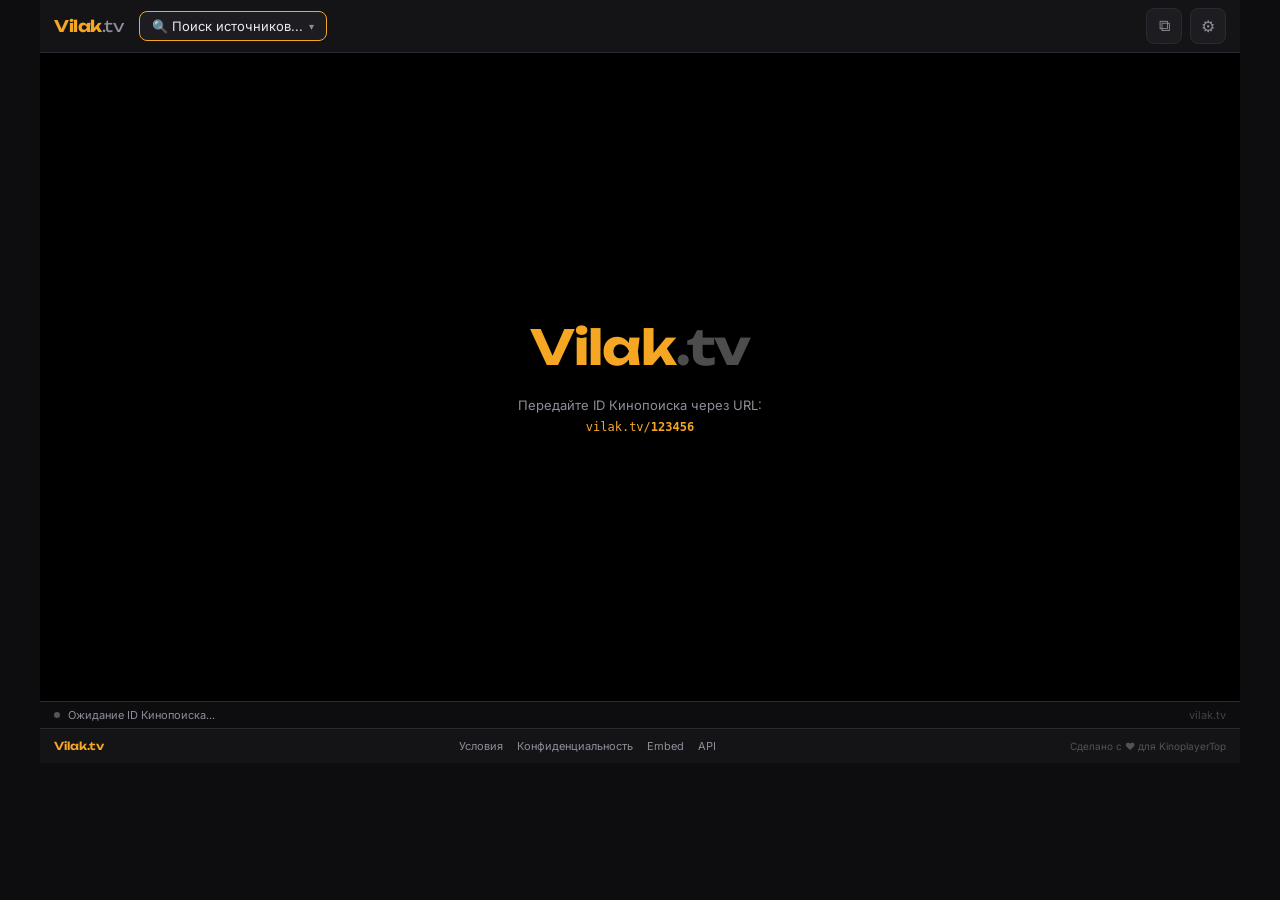
<file: index.html>
<!DOCTYPE html>
<html lang="ru">
<head>
<meta charset="UTF-8">
<meta name="viewport" content="width=device-width, initial-scale=1.0">
<title>Vilak.tv — Видеобалансер</title>
<meta name="description" content="Vilak.tv — универсальный видеобалансер. Легальный поиск фильмов и сериалов по ID Кинопоиска на YouTube, Rutube и других платформах.">
<link rel="preconnect" href="https://fonts.googleapis.com">
<link href="https://fonts.googleapis.com/css2?family=Unbounded:wght@400;600;700&family=Inter:wght@300;400;500&display=swap" rel="stylesheet">
<style>
  :root {
    --bg: #0d0d0f;
    --bg2: #141417;
    --bg3: #1c1c21;
    --border: #2a2a32;
    --accent: #f5a623;
    --accent2: #ff6b35;
    --text: #e8e8ed;
    --text2: #8e8e9a;
    --player-bg: #000;
    --radius: 10px;
  }
  * { box-sizing: border-box; margin: 0; padding: 0; }
  body {
    background: var(--bg);
    color: var(--text);
    font-family: 'Inter', sans-serif;
    font-size: 14px;
    min-height: 100vh;
  }

  /* ===== TOP BAR ===== */
  .topbar {
    background: var(--bg2);
    border-bottom: 1px solid var(--border);
    display: flex;
    align-items: center;
    gap: 10px;
    padding: 8px 14px;
    flex-wrap: wrap;
    position: relative;
  }
  .logo {
    font-family: 'Unbounded', sans-serif;
    font-weight: 700;
    font-size: 16px;
    color: var(--accent);
    letter-spacing: -0.5px;
    margin-right: 6px;
    text-decoration: none;
  }
  .logo span { color: var(--text2); font-weight: 400; }

  .selector-btn {
    background: var(--bg3);
    border: 1px solid var(--border);
    color: var(--text);
    border-radius: 8px;
    padding: 6px 12px;
    font-size: 13px;
    font-family: 'Inter', sans-serif;
    cursor: pointer;
    display: flex;
    align-items: center;
    gap: 6px;
    transition: border-color .2s, background .2s;
  }
  .selector-btn:hover, .selector-btn.active {
    border-color: var(--accent);
    background: rgba(245,166,35,.08);
  }
  .selector-btn .arrow { color: var(--text2); font-size: 10px; }
  .selector-btn.source-active { border-color: var(--accent); }

  .topbar-right {
    margin-left: auto;
    display: flex;
    align-items: center;
    gap: 8px;
  }
  .icon-btn {
    background: var(--bg3);
    border: 1px solid var(--border);
    color: var(--text2);
    border-radius: 8px;
    width: 36px; height: 36px;
    display: flex; align-items: center; justify-content: center;
    cursor: pointer;
    transition: all .2s;
    font-size: 16px;
  }
  .icon-btn:hover { border-color: var(--accent); color: var(--accent); }
  .icon-btn.settings-active { background: var(--accent); color: #000; border-color: var(--accent); }

  /* ===== PLAYER AREA ===== */
  .player-wrap {
    position: relative;
    width: 100%;
    background: #000;
    aspect-ratio: 16/9;
    max-height: 72vh;
    overflow: hidden;
  }
  #player-iframe {
    width: 100%;
    height: 100%;
    border: none;
    display: block;
  }
  .player-overlay {
    position: absolute;
    inset: 0;
    background: var(--player-bg);
    display: flex;
    flex-direction: column;
    align-items: center;
    justify-content: center;
    gap: 18px;
    z-index: 5;
  }
  .player-overlay.hidden { display: none; }
  .vilak-logo-big {
    font-family: 'Unbounded', sans-serif;
    font-size: clamp(24px, 5vw, 48px);
    font-weight: 700;
    color: var(--accent);
    letter-spacing: -1px;
  }
  .vilak-logo-big span { color: #fff; opacity: .3; }
  .overlay-hint {
    color: var(--text2);
    font-size: 13px;
    text-align: center;
    max-width: 320px;
    line-height: 1.6;
  }
  .loading-spinner {
    width: 36px; height: 36px;
    border: 3px solid rgba(245,166,35,.2);
    border-top-color: var(--accent);
    border-radius: 50%;
    animation: spin .8s linear infinite;
    display: none;
  }
  .loading-spinner.active { display: block; }
  @keyframes spin { to { transform: rotate(360deg); } }

  /* ===== BOTTOM CONTROLS ===== */
  .player-bottom {
    background: var(--bg2);
    border-top: 1px solid var(--border);
    padding: 8px 14px;
    display: flex;
    align-items: center;
    gap: 8px;
    flex-wrap: wrap;
  }
  .time-display {
    color: var(--text2);
    font-size: 12px;
    min-width: 80px;
    font-variant-numeric: tabular-nums;
  }
  .progress-bar {
    flex: 1;
    min-width: 100px;
    height: 4px;
    background: var(--border);
    border-radius: 2px;
    cursor: pointer;
    position: relative;
  }
  .progress-fill {
    height: 100%;
    background: var(--accent);
    border-radius: 2px;
    width: 0%;
    transition: width .3s;
  }
  .ctrl-btns {
    display: flex;
    gap: 4px;
    margin-left: auto;
  }
  .ctrl-btn {
    background: none;
    border: none;
    color: var(--text2);
    cursor: pointer;
    padding: 6px;
    border-radius: 6px;
    font-size: 18px;
    transition: color .2s;
    display: flex; align-items: center;
  }
  .ctrl-btn:hover { color: var(--accent); }

  /* ===== SETTINGS PANEL (like CdnVideoHub) ===== */
  .settings-panel {
    position: absolute;
    top: 50px;
    right: 8px;
    width: 280px;
    background: var(--bg2);
    border: 1px solid var(--border);
    border-radius: var(--radius);
    z-index: 100;
    display: none;
    overflow: hidden;
    box-shadow: 0 8px 32px rgba(0,0,0,.6);
  }
  .settings-panel.open { display: block; }
  .settings-header {
    display: flex;
    align-items: center;
    justify-content: space-between;
    padding: 14px 16px;
    border-bottom: 1px solid var(--border);
  }
  .settings-title {
    font-family: 'Unbounded', sans-serif;
    font-size: 14px;
    font-weight: 600;
  }
  .settings-close {
    background: var(--bg3);
    border: 1px solid var(--border);
    color: var(--text);
    width: 28px; height: 28px;
    border-radius: 6px;
    cursor: pointer;
    font-size: 14px;
    display: flex; align-items: center; justify-content: center;
    transition: all .2s;
  }
  .settings-close:hover { background: var(--accent); color: #000; border-color: var(--accent); }

  .settings-section {
    padding: 6px 0;
    border-bottom: 1px solid var(--border);
  }
  .settings-section:last-child { border-bottom: none; }
  .settings-section-label {
    padding: 8px 16px 4px;
    font-size: 10px;
    letter-spacing: 1px;
    text-transform: uppercase;
    color: var(--text2);
    font-weight: 500;
  }
  .settings-row {
    display: flex;
    align-items: center;
    justify-content: space-between;
    padding: 10px 16px;
    gap: 10px;
  }
  .settings-row-info { flex: 1; }
  .settings-row-title { font-size: 13px; font-weight: 500; margin-bottom: 2px; }
  .settings-row-desc { font-size: 11px; color: var(--text2); line-height: 1.4; }

  /* Toggle switch */
  .toggle {
    position: relative;
    width: 44px; height: 26px;
    flex-shrink: 0;
  }
  .toggle input { opacity: 0; width: 0; height: 0; }
  .toggle-slider {
    position: absolute;
    inset: 0;
    background: var(--bg3);
    border: 1px solid var(--border);
    border-radius: 13px;
    cursor: pointer;
    transition: .3s;
  }
  .toggle-slider:before {
    content: '';
    position: absolute;
    width: 18px; height: 18px;
    left: 3px; top: 3px;
    background: var(--text2);
    border-radius: 50%;
    transition: .3s;
  }
  .toggle input:checked + .toggle-slider { background: var(--accent); border-color: var(--accent); }
  .toggle input:checked + .toggle-slider:before { transform: translateX(18px); background: #000; }

  /* Active icon toggle */
  .active-icon-btn {
    width: 44px; height: 44px;
    border-radius: 10px;
    background: var(--accent);
    border: none;
    display: flex; align-items: center; justify-content: center;
    cursor: pointer;
    font-size: 22px;
    color: #000;
    transition: all .2s;
    flex-shrink: 0;
  }
  .active-icon-btn:hover { transform: scale(1.05); }
  .active-icon-btn.off {
    background: var(--bg3);
    border: 1px solid var(--border);
    color: var(--text2);
  }

  .settings-link {
    display: flex; align-items: center; gap: 10px;
    padding: 10px 16px;
    color: var(--text2);
    font-size: 12px;
    cursor: pointer;
    text-decoration: none;
    transition: color .2s;
  }
  .settings-link:hover { color: var(--accent); }

  /* ===== SOURCES DROPDOWN ===== */
  .sources-dropdown {
    position: absolute;
    top: 50px;
    left: 0;
    min-width: 220px;
    background: var(--bg2);
    border: 1px solid var(--border);
    border-radius: var(--radius);
    z-index: 100;
    display: none;
    overflow: hidden;
    box-shadow: 0 8px 32px rgba(0,0,0,.6);
  }
  .sources-dropdown.open { display: block; }
  .source-item {
    display: flex; align-items: center; gap: 10px;
    padding: 10px 14px;
    cursor: pointer;
    transition: background .15s;
    border-bottom: 1px solid var(--border);
  }
  .source-item:last-child { border-bottom: none; }
  .source-item:hover { background: rgba(245,166,35,.07); }
  .source-item.selected { background: rgba(245,166,35,.12); }
  .source-icon {
    width: 28px; height: 28px;
    border-radius: 6px;
    display: flex; align-items: center; justify-content: center;
    font-size: 14px;
    flex-shrink: 0;
  }
  .source-icon.yt { background: #ff0000; }
  .source-icon.rt { background: #00a8e8; }
  .source-icon.vk { background: #0077ff; }
  .source-icon.ok { background: #f7931e; }
  .source-icon.mail { background: #005ff9; }
  .source-icon.kp { background: #ff6600; }
  .source-info { flex: 1; }
  .source-name { font-size: 13px; font-weight: 500; }
  .source-status { font-size: 11px; color: var(--text2); margin-top: 1px; }
  .source-dot {
    width: 8px; height: 8px; border-radius: 50%;
    background: #555;
    flex-shrink: 0;
  }
  .source-dot.ok-dot { background: #4caf50; }
  .source-dot.searching { background: var(--accent); animation: pulse 1s infinite; }
  @keyframes pulse { 0%,100% { opacity: 1; } 50% { opacity: .3; } }

  /* ===== SEASON/EPISODE PANEL ===== */
  .episodes-panel {
    background: var(--bg2);
    border-top: 1px solid var(--border);
    display: none;
    max-height: 220px;
    overflow-y: auto;
  }
  .episodes-panel.open { display: block; }
  .seasons-tabs {
    display: flex;
    gap: 4px;
    padding: 10px 14px;
    overflow-x: auto;
    border-bottom: 1px solid var(--border);
  }
  .season-tab {
    padding: 5px 14px;
    background: var(--bg3);
    border: 1px solid var(--border);
    border-radius: 6px;
    cursor: pointer;
    font-size: 12px;
    white-space: nowrap;
    transition: all .2s;
  }
  .season-tab:hover, .season-tab.active {
    background: var(--accent);
    border-color: var(--accent);
    color: #000;
  }
  .episodes-grid {
    display: flex;
    flex-wrap: wrap;
    gap: 6px;
    padding: 10px 14px;
  }
  .ep-btn {
    padding: 5px 10px;
    background: var(--bg3);
    border: 1px solid var(--border);
    border-radius: 6px;
    cursor: pointer;
    font-size: 12px;
    transition: all .2s;
  }
  .ep-btn:hover { border-color: var(--accent); color: var(--accent); }
  .ep-btn.active { background: var(--accent); border-color: var(--accent); color: #000; }

  /* ===== STATUS BAR ===== */
  .status-bar {
    background: var(--bg);
    border-top: 1px solid var(--border);
    padding: 6px 14px;
    display: flex;
    align-items: center;
    gap: 8px;
    font-size: 11px;
    color: var(--text2);
  }
  .status-dot {
    width: 6px; height: 6px; border-radius: 50%;
    background: var(--accent);
    animation: pulse 1.5s infinite;
  }
  .status-dot.idle { background: #555; animation: none; }
  .status-dot.error { background: #f44336; animation: none; }

  /* ===== FOOTER ===== */
  .footer {
    background: var(--bg2);
    border-top: 1px solid var(--border);
    padding: 10px 14px;
    display: flex;
    align-items: center;
    justify-content: space-between;
    flex-wrap: wrap;
    gap: 8px;
  }
  .footer-logo {
    font-family: 'Unbounded', sans-serif;
    font-size: 11px;
    font-weight: 600;
    color: var(--accent);
    text-decoration: none;
  }
  .footer-links {
    display: flex;
    gap: 14px;
  }
  .footer-links a {
    color: var(--text2);
    font-size: 11px;
    text-decoration: none;
    transition: color .2s;
  }
  .footer-links a:hover { color: var(--accent); }
  .footer-made {
    font-size: 10px;
    color: var(--text2);
    opacity: .5;
  }

  /* ===== MAIN WRAPPER ===== */
  .player-container {
    position: relative;
    max-width: 1200px;
    margin: 0 auto;
  }

  /* ===== SCROLLBAR ===== */
  ::-webkit-scrollbar { width: 4px; height: 4px; }
  ::-webkit-scrollbar-track { background: var(--bg); }
  ::-webkit-scrollbar-thumb { background: var(--border); border-radius: 2px; }
  ::-webkit-scrollbar-thumb:hover { background: var(--accent); }

  @media (max-width: 480px) {
    .topbar { padding: 6px 10px; gap: 6px; }
    .selector-btn { padding: 5px 9px; font-size: 12px; }
    .settings-panel { width: calc(100vw - 16px); right: 8px; }
    .sources-dropdown { width: calc(100vw - 16px); }
  }
</style>
</head>
<body>

<div class="player-container" id="app">

  <!-- TOP BAR -->
  <div class="topbar" id="topbar">
    <a class="logo" href="/">Vilak<span>.tv</span></a>

    <!-- Season selector (for serials) -->
    <button class="selector-btn" id="btnSeason" style="display:none" onclick="togglePanel('season')">
      <span id="lblSeason">Сезон 1</span>
      <span class="arrow">▾</span>
    </button>

    <!-- Episode selector (for serials) -->
    <button class="selector-btn" id="btnEpisode" style="display:none" onclick="togglePanel('season')">
      <span id="lblEpisode">Эпизод 1</span>
      <span class="arrow">▾</span>
    </button>

    <!-- Source selector -->
    <button class="selector-btn source-active" id="btnSource" onclick="togglePanel('sources')">
      <span id="lblSource">🔍 Поиск источников...</span>
      <span class="arrow">▾</span>
    </button>

    <div class="topbar-right">
      <!-- PIP / fullscreen extras -->
      <button class="icon-btn" id="btnPip" onclick="togglePip()" title="Картинка в картинке">⧉</button>
      <!-- Settings -->
      <button class="icon-btn" id="btnSettings" onclick="togglePanel('settings')">⚙</button>
    </div>

    <!-- SOURCES DROPDOWN -->
    <div class="sources-dropdown" id="panelSources">
      <!-- dynamically filled -->
    </div>

    <!-- SETTINGS PANEL -->
    <div class="settings-panel" id="panelSettings">
      <div class="settings-header">
        <span class="settings-title">Настройки</span>
        <button class="settings-close" onclick="togglePanel('settings')">✕</button>
      </div>

      <div class="settings-section">
        <div class="settings-section-label">Обновление</div>
        <div class="settings-row">
          <div class="settings-row-info">
            <div class="settings-row-title">Автопереключение серии</div>
            <div class="settings-row-desc">Автоматически переходить к следующей серии</div>
          </div>
          <button class="active-icon-btn" id="btnAutoNext" onclick="toggleAutoNext()">↻</button>
        </div>
        <div class="settings-row">
          <div class="settings-row-info">
            <div class="settings-row-title">Автопропуск заставок</div>
            <div class="settings-row-desc">Автоматически пропускать вступление и концовку</div>
          </div>
          <label class="toggle">
            <input type="checkbox" id="cbSkipIntro">
            <span class="toggle-slider"></span>
          </label>
        </div>
      </div>

      <div class="settings-section">
        <div class="settings-section-label">Качество</div>
        <div class="settings-row">
          <div class="settings-row-info">
            <div class="settings-row-title">Автокачество</div>
            <div class="settings-row-desc">Подбирать качество по скорости соединения</div>
          </div>
          <label class="toggle">
            <input type="checkbox" id="cbAutoQuality" checked>
            <span class="toggle-slider"></span>
          </label>
        </div>
      </div>

      <div class="settings-section">
        <div class="settings-section-label">Поиск</div>
        <div class="settings-row">
          <div class="settings-row-info">
            <div class="settings-row-title">Трейлеры</div>
            <div class="settings-row-desc">Искать трейлеры если основной контент недоступен</div>
          </div>
          <label class="toggle">
            <input type="checkbox" id="cbTrailers" checked>
            <span class="toggle-slider"></span>
          </label>
        </div>
        <div class="settings-row">
          <div class="settings-row-info">
            <div class="settings-row-title">Автосмена источника</div>
            <div class="settings-row-desc">При ошибке переключаться на следующий источник</div>
          </div>
          <label class="toggle">
            <input type="checkbox" id="cbAutoSwitch" checked>
            <span class="toggle-slider"></span>
          </label>
        </div>
      </div>

      <div class="settings-section">
        <a class="settings-link" href="/docs/terms.html" target="_blank">
          🏳 Условия использования
        </a>
        <a class="settings-link" href="/docs/privacy.html" target="_blank">
          🔒 Политика конфиденциальности
        </a>
        <a class="settings-link" href="/docs/embed.html" target="_blank">
          🔌 Как встроить на сайт
        </a>
      </div>
    </div>
  </div>

  <!-- PLAYER AREA -->
  <div class="player-wrap" id="playerWrap">
    <iframe id="player-iframe" allowfullscreen allow="autoplay; fullscreen; picture-in-picture" sandbox="allow-same-origin allow-scripts allow-forms allow-popups allow-popups-to-escape-sandbox"></iframe>

    <div class="player-overlay" id="playerOverlay">
      <div class="vilak-logo-big">Vilak<span>.tv</span></div>
      <div class="loading-spinner" id="spinner"></div>
      <div class="overlay-hint" id="overlayHint">
        Передайте ID Кинопоиска через URL:<br>
        <code style="color:var(--accent); font-size:12px;">vilak.tv/<b>123456</b></code>
      </div>
    </div>
  </div>

  <!-- BOTTOM CONTROLS (placeholder — real controls inside iframe) -->
  <div class="player-bottom" style="display:none" id="playerBottom">
    <span class="time-display" id="timeDisplay">00:00 / 00:00</span>
    <div class="progress-bar"><div class="progress-fill" id="progressFill"></div></div>
    <div class="ctrl-btns">
      <button class="ctrl-btn" title="Звук">🔊</button>
      <button class="ctrl-btn" onclick="document.getElementById('player-iframe').requestFullscreen()">⛶</button>
    </div>
  </div>

  <!-- EPISODES PANEL -->
  <div class="episodes-panel" id="panelSeason">
    <div class="seasons-tabs" id="seasonsTabs"></div>
    <div class="episodes-grid" id="episodesGrid"></div>
  </div>

  <!-- STATUS BAR -->
  <div class="status-bar">
    <div class="status-dot idle" id="statusDot"></div>
    <span id="statusText">Ожидание ID Кинопоиска...</span>
    <span style="margin-left:auto; opacity:.4">vilak.tv</span>
  </div>

  <!-- FOOTER -->
  <div class="footer">
    <a class="footer-logo" href="/">Vilak.tv</a>
    <div class="footer-links">
      <a href="/docs/terms.html">Условия</a>
      <a href="/docs/privacy.html">Конфиденциальность</a>
      <a href="/docs/embed.html">Embed</a>
      <a href="/docs/api.html">API</a>
    </div>
    <div class="footer-made">Сделано с ❤ для KinoplayerTop</div>
  </div>

</div>

<script src="vilak.js"></script>
<script>
  // Auto-init from URL
  window.addEventListener('load', () => {
    const path = location.pathname.replace(/\//g, '');
    const hash = location.hash.replace('#', '');
    const kpid = path || hash;
    if (/^\d{4,8}$/.test(kpid)) {
      VilakPlayer.init(kpid);
    }
    // also support ?id=
    const params = new URLSearchParams(location.search);
    if (params.get('id')) VilakPlayer.init(params.get('id'));
  });
</script>
</body>
</html>
</file>
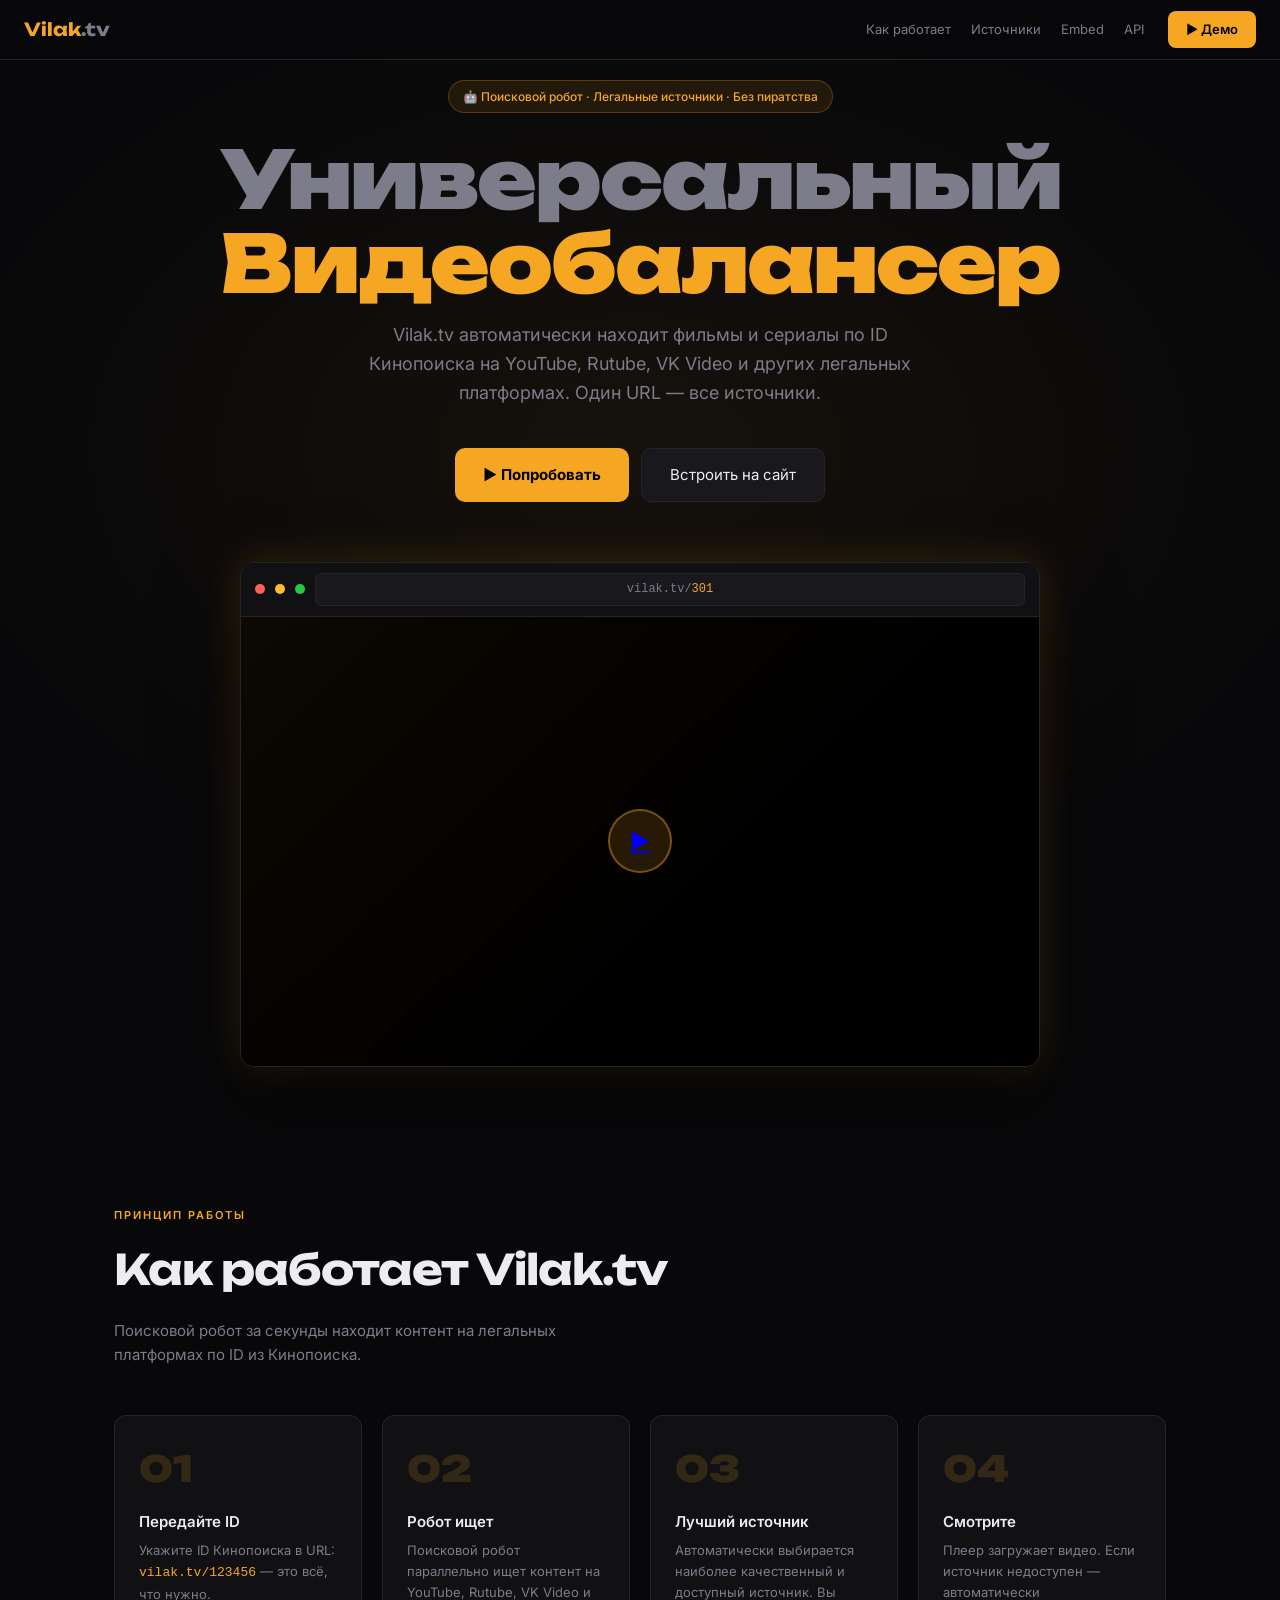
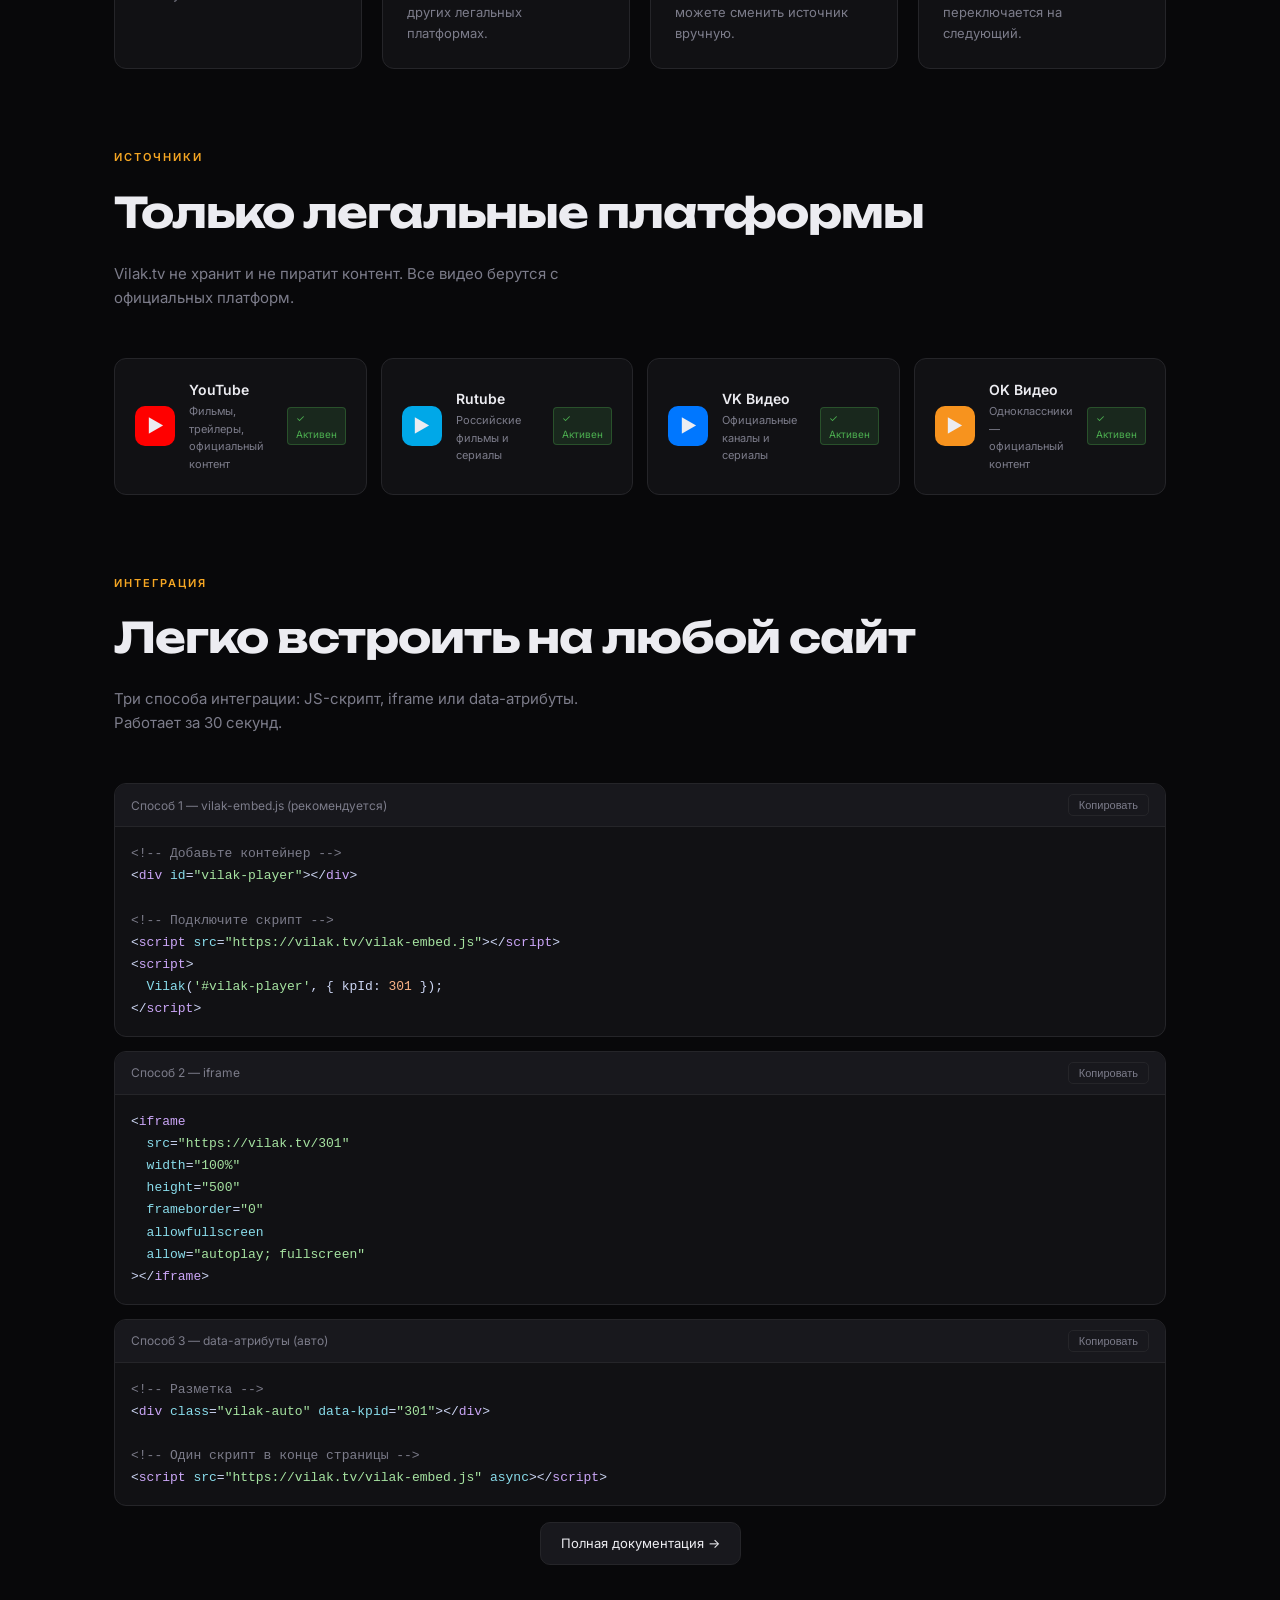
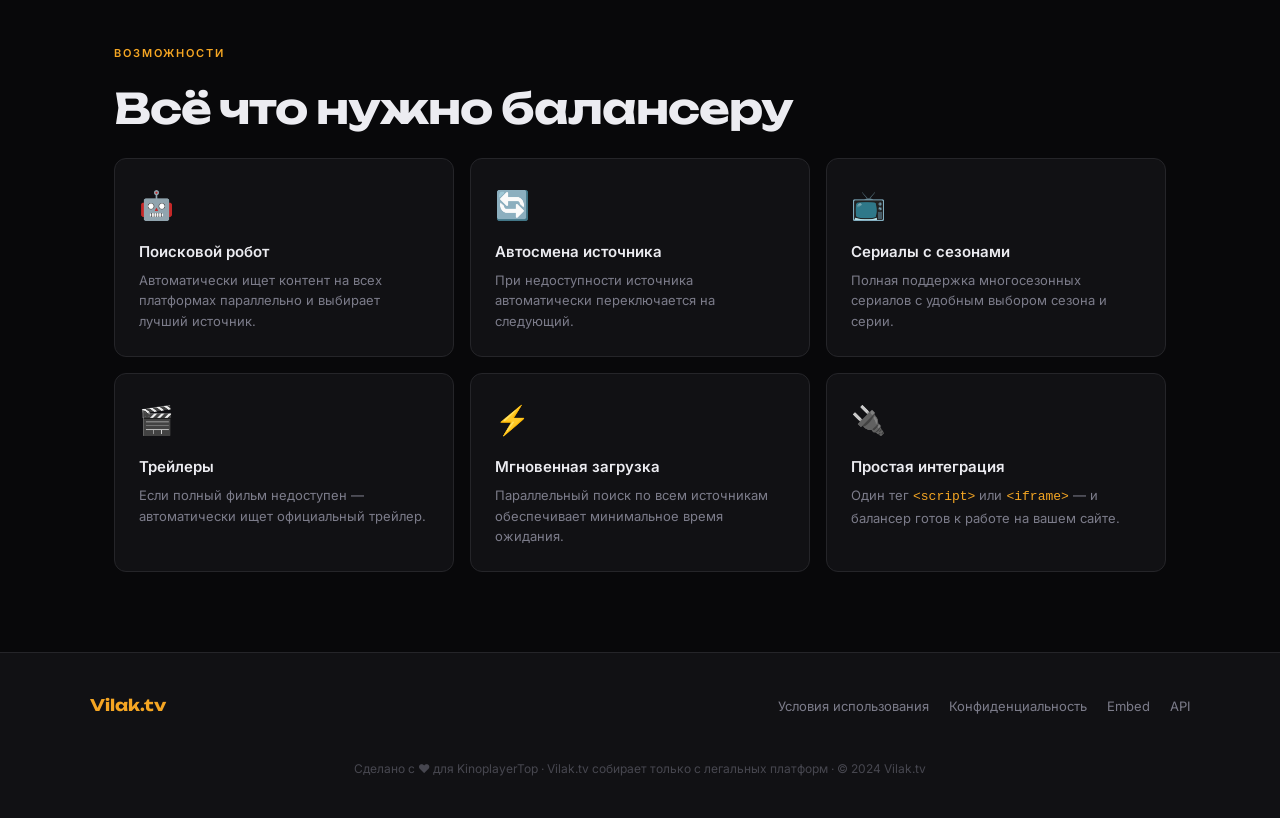
<file: landing.html>
<!DOCTYPE html>
<html lang="ru">
<head>
<meta charset="UTF-8">
<meta name="viewport" content="width=device-width, initial-scale=1.0">
<title>Vilak.tv — Универсальный видеобалансер</title>
<meta name="description" content="Vilak.tv — легальный универсальный видеобалансер. Поисковой робот ищет фильмы и сериалы на YouTube, Rutube, VK Video по ID Кинопоиска.">
<link href="https://fonts.googleapis.com/css2?family=Unbounded:wght@400;600;700;900&family=Inter:wght@300;400;500;600&display=swap" rel="stylesheet">
<style>
:root {
  --bg: #08080a;
  --bg2: #111114;
  --bg3: #18181d;
  --border: #252529;
  --accent: #f5a623;
  --accent2: #ff6b35;
  --text: #ececf1;
  --text2: #7c7c8a;
  --radius: 12px;
  --glow: 0 0 40px rgba(245,166,35,.2);
}
* { box-sizing: border-box; margin: 0; padding: 0; }
body {
  background: var(--bg);
  color: var(--text);
  font-family: 'Inter', sans-serif;
  line-height: 1.6;
  overflow-x: hidden;
}

/* NAV */
nav {
  position: fixed; top: 0; width: 100%; z-index: 100;
  background: rgba(8,8,10,.85);
  backdrop-filter: blur(12px);
  border-bottom: 1px solid var(--border);
  padding: 0 24px;
  height: 60px;
  display: flex; align-items: center; gap: 24px;
}
.nav-logo {
  font-family: 'Unbounded', sans-serif;
  font-weight: 700; font-size: 18px;
  color: var(--accent);
  text-decoration: none;
}
.nav-logo span { color: var(--text2); }
.nav-links { display: flex; gap: 20px; margin-left: auto; }
.nav-links a {
  color: var(--text2); font-size: 13px; text-decoration: none;
  transition: color .2s;
}
.nav-links a:hover { color: var(--accent); }
.nav-cta {
  background: var(--accent); color: #000;
  padding: 8px 18px; border-radius: 8px;
  font-size: 13px; font-weight: 600;
  text-decoration: none;
  transition: transform .2s, box-shadow .2s;
}
.nav-cta:hover { transform: translateY(-1px); box-shadow: var(--glow); }

/* HERO */
.hero {
  min-height: 100vh;
  display: flex; flex-direction: column;
  align-items: center; justify-content: center;
  text-align: center;
  padding: 80px 24px 60px;
  position: relative;
  overflow: hidden;
}
.hero-bg {
  position: absolute; inset: 0;
  background: radial-gradient(ellipse 80% 60% at 50% 40%, rgba(245,166,35,.06) 0%, transparent 70%);
  pointer-events: none;
}
.hero-badge {
  display: inline-flex; align-items: center; gap: 8px;
  background: rgba(245,166,35,.1); border: 1px solid rgba(245,166,35,.25);
  border-radius: 20px; padding: 6px 14px;
  font-size: 12px; color: var(--accent); font-weight: 500;
  margin-bottom: 24px;
  animation: fadeUp .6s ease both;
}
.hero h1 {
  font-family: 'Unbounded', sans-serif;
  font-weight: 900;
  font-size: clamp(36px, 8vw, 80px);
  line-height: 1.05;
  letter-spacing: -2px;
  margin-bottom: 16px;
  animation: fadeUp .6s .1s ease both;
}
.hero h1 .accent { color: var(--accent); }
.hero h1 .dim { color: var(--text2); }
.hero-sub {
  font-size: clamp(15px, 2.5vw, 18px);
  color: var(--text2);
  max-width: 600px;
  margin: 0 auto 40px;
  animation: fadeUp .6s .2s ease both;
}
.hero-actions {
  display: flex; gap: 12px; flex-wrap: wrap; justify-content: center;
  animation: fadeUp .6s .3s ease both;
}
.btn-primary {
  background: var(--accent); color: #000;
  padding: 14px 28px; border-radius: 10px;
  font-weight: 700; font-size: 15px;
  text-decoration: none;
  transition: transform .2s, box-shadow .2s;
  display: inline-flex; align-items: center; gap: 8px;
}
.btn-primary:hover { transform: translateY(-2px); box-shadow: var(--glow); }
.btn-secondary {
  background: var(--bg3); color: var(--text);
  border: 1px solid var(--border);
  padding: 14px 28px; border-radius: 10px;
  font-size: 15px; text-decoration: none;
  transition: border-color .2s;
}
.btn-secondary:hover { border-color: var(--accent); color: var(--accent); }

/* DEMO PLAYER */
.hero-demo {
  margin-top: 60px;
  width: 100%; max-width: 800px;
  border-radius: 14px;
  overflow: hidden;
  border: 1px solid var(--border);
  box-shadow: 0 30px 80px rgba(0,0,0,.6), var(--glow);
  animation: fadeUp .8s .4s ease both;
}
.demo-topbar {
  background: var(--bg2);
  padding: 10px 14px;
  display: flex; align-items: center; gap: 10px;
  border-bottom: 1px solid var(--border);
}
.demo-dot { width: 10px; height: 10px; border-radius: 50%; }
.demo-screen {
  background: #000;
  aspect-ratio: 16/9;
  display: flex; align-items: center; justify-content: center;
  position: relative;
  overflow: hidden;
}
.demo-screen-gradient {
  position: absolute; inset: 0;
  background: linear-gradient(135deg, rgba(245,166,35,.05) 0%, transparent 60%);
}
.demo-play {
  width: 64px; height: 64px; border-radius: 50%;
  background: rgba(245,166,35,.15);
  border: 2px solid rgba(245,166,35,.4);
  display: flex; align-items: center; justify-content: center;
  font-size: 22px; cursor: pointer;
  transition: all .2s; z-index: 1;
}
.demo-play:hover { background: var(--accent); color: #000; transform: scale(1.1); }
.demo-url {
  background: var(--bg3); border: 1px solid var(--border);
  border-radius: 6px; padding: 6px 12px;
  font-size: 12px; color: var(--text2);
  font-family: monospace; flex: 1;
}
.demo-url .hl { color: var(--accent); }

/* HOW IT WORKS */
.section {
  padding: 80px 24px;
  max-width: 1100px; margin: 0 auto;
}
.section-badge {
  font-size: 11px; letter-spacing: 2px; text-transform: uppercase;
  color: var(--accent); font-weight: 600; margin-bottom: 12px;
}
.section-title {
  font-family: 'Unbounded', sans-serif;
  font-size: clamp(24px, 4vw, 42px);
  font-weight: 700;
  letter-spacing: -1px;
  margin-bottom: 16px;
}
.section-sub { color: var(--text2); max-width: 500px; margin-bottom: 48px; font-size: 15px; }

.steps-grid {
  display: grid;
  grid-template-columns: repeat(auto-fit, minmax(240px, 1fr));
  gap: 20px;
}
.step-card {
  background: var(--bg2); border: 1px solid var(--border);
  border-radius: var(--radius); padding: 24px;
  transition: border-color .3s, transform .3s;
  position: relative; overflow: hidden;
}
.step-card::before {
  content: '';
  position: absolute; top: 0; left: 0; right: 0;
  height: 2px; background: linear-gradient(90deg, var(--accent), transparent);
  opacity: 0; transition: opacity .3s;
}
.step-card:hover { border-color: var(--accent); transform: translateY(-3px); }
.step-card:hover::before { opacity: 1; }
.step-num {
  font-family: 'Unbounded', sans-serif;
  font-size: 36px; font-weight: 900;
  color: rgba(245,166,35,.15); margin-bottom: 12px;
}
.step-title { font-weight: 600; font-size: 15px; margin-bottom: 6px; }
.step-desc { color: var(--text2); font-size: 13px; line-height: 1.6; }

/* SOURCES GRID */
.sources-grid {
  display: grid; grid-template-columns: repeat(auto-fit, minmax(200px, 1fr));
  gap: 14px; margin-top: 40px;
}
.source-card {
  background: var(--bg2); border: 1px solid var(--border);
  border-radius: var(--radius); padding: 20px;
  display: flex; align-items: center; gap: 14px;
  transition: border-color .2s;
}
.source-card:hover { border-color: var(--accent); }
.src-ico {
  width: 40px; height: 40px; border-radius: 10px;
  display: flex; align-items: center; justify-content: center;
  font-size: 18px; font-weight: 700; flex-shrink: 0;
}
.src-name { font-weight: 600; font-size: 14px; }
.src-type { font-size: 11px; color: var(--text2); margin-top: 2px; }
.src-badge {
  margin-left: auto; font-size: 10px; padding: 2px 8px;
  border-radius: 4px; background: rgba(76,175,80,.15);
  border: 1px solid rgba(76,175,80,.3); color: #4caf50;
}

/* CODE BLOCK */
.code-block {
  background: var(--bg2); border: 1px solid var(--border);
  border-radius: var(--radius); overflow: hidden; margin-top: 20px;
}
.code-header {
  background: var(--bg3); border-bottom: 1px solid var(--border);
  padding: 10px 16px; display: flex; align-items: center; justify-content: space-between;
  font-size: 12px; color: var(--text2);
}
.code-copy {
  background: none; border: 1px solid var(--border);
  color: var(--text2); padding: 4px 10px; border-radius: 5px;
  cursor: pointer; font-size: 11px; transition: all .2s;
}
.code-copy:hover { border-color: var(--accent); color: var(--accent); }
.code-body {
  padding: 16px;
  font-family: 'Courier New', monospace;
  font-size: 13px; line-height: 1.7;
  color: #cdd6f4;
  overflow-x: auto;
  white-space: pre;
}
.code-body .kw { color: #cba6f7; }
.code-body .str { color: #a6e3a1; }
.code-body .cm { color: var(--text2); }
.code-body .fn { color: #89dceb; }
.code-body .num { color: #fab387; }

/* FEATURES GRID */
.features-grid {
  display: grid; grid-template-columns: repeat(auto-fit, minmax(280px, 1fr));
  gap: 16px;
}
.feature-card {
  background: var(--bg2); border: 1px solid var(--border);
  border-radius: var(--radius); padding: 24px;
}
.feature-icon { font-size: 28px; margin-bottom: 12px; }
.feature-title { font-weight: 600; font-size: 15px; margin-bottom: 6px; }
.feature-desc { color: var(--text2); font-size: 13px; line-height: 1.6; }

/* FOOTER */
footer {
  background: var(--bg2); border-top: 1px solid var(--border);
  padding: 40px 24px;
}
.footer-inner {
  max-width: 1100px; margin: 0 auto;
  display: flex; align-items: center; justify-content: space-between;
  flex-wrap: wrap; gap: 20px;
}
.footer-logo {
  font-family: 'Unbounded', sans-serif;
  font-weight: 700; font-size: 16px; color: var(--accent);
}
.footer-links { display: flex; gap: 20px; flex-wrap: wrap; }
.footer-links a {
  color: var(--text2); font-size: 13px; text-decoration: none;
  transition: color .2s;
}
.footer-links a:hover { color: var(--accent); }
.footer-copy { color: var(--text2); font-size: 12px; opacity: .5; width: 100%; text-align: center; margin-top: 20px; }

@keyframes fadeUp {
  from { opacity: 0; transform: translateY(20px); }
  to { opacity: 1; transform: translateY(0); }
}

@media (max-width: 600px) {
  .nav-links { display: none; }
  .hero h1 { letter-spacing: -1px; }
}
</style>
</head>
<body>

<nav>
  <a class="nav-logo" href="/">Vilak<span>.tv</span></a>
  <div class="nav-links">
    <a href="#how">Как работает</a>
    <a href="#sources">Источники</a>
    <a href="docs/embed.html">Embed</a>
    <a href="docs/api.html">API</a>
  </div>
  <a class="nav-cta" href="/301">▶ Демо</a>
</nav>

<!-- HERO -->
<section class="hero">
  <div class="hero-bg"></div>
  <div class="hero-badge">🤖 Поисковой робот · Легальные источники · Без пиратства</div>
  <h1>
    <span class="dim">Универсальный</span><br>
    <span class="accent">Видеобалансер</span>
  </h1>
  <p class="hero-sub">
    Vilak.tv автоматически находит фильмы и сериалы по ID Кинопоиска
    на YouTube, Rutube, VK Video и других легальных платформах.
    Один URL — все источники.
  </p>
  <div class="hero-actions">
    <a class="btn-primary" href="/301">▶ Попробовать</a>
    <a class="btn-secondary" href="docs/embed.html">Встроить на сайт</a>
  </div>

  <div class="hero-demo">
    <div class="demo-topbar">
      <div class="demo-dot" style="background:#ff5f57"></div>
      <div class="demo-dot" style="background:#febc2e"></div>
      <div class="demo-dot" style="background:#28c840"></div>
      <div class="demo-url">vilak.tv/<span class="hl">301</span></div>
    </div>
    <div class="demo-screen">
      <div class="demo-screen-gradient"></div>
      <a class="demo-play" href="/301">▶</a>
    </div>
  </div>
</section>

<!-- HOW IT WORKS -->
<section class="section" id="how">
  <div class="section-badge">Принцип работы</div>
  <h2 class="section-title">Как работает Vilak.tv</h2>
  <p class="section-sub">Поисковой робот за секунды находит контент на легальных платформах по ID из Кинопоиска.</p>

  <div class="steps-grid">
    <div class="step-card">
      <div class="step-num">01</div>
      <div class="step-title">Передайте ID</div>
      <div class="step-desc">Укажите ID Кинопоиска в URL: <code style="color:var(--accent)">vilak.tv/123456</code> — это всё, что нужно.</div>
    </div>
    <div class="step-card">
      <div class="step-num">02</div>
      <div class="step-title">Робот ищет</div>
      <div class="step-desc">Поисковой робот параллельно ищет контент на YouTube, Rutube, VK Video и других легальных платформах.</div>
    </div>
    <div class="step-card">
      <div class="step-num">03</div>
      <div class="step-title">Лучший источник</div>
      <div class="step-desc">Автоматически выбирается наиболее качественный и доступный источник. Вы можете сменить источник вручную.</div>
    </div>
    <div class="step-card">
      <div class="step-num">04</div>
      <div class="step-title">Смотрите</div>
      <div class="step-desc">Плеер загружает видео. Если источник недоступен — автоматически переключается на следующий.</div>
    </div>
  </div>
</section>

<!-- SOURCES -->
<section class="section" id="sources" style="padding-top:0">
  <div class="section-badge">Источники</div>
  <h2 class="section-title">Только легальные платформы</h2>
  <p class="section-sub">Vilak.tv не хранит и не пиратит контент. Все видео берутся с официальных платформ.</p>

  <div class="sources-grid">
    <div class="source-card">
      <div class="src-ico" style="background:#ff0000">▶</div>
      <div>
        <div class="src-name">YouTube</div>
        <div class="src-type">Фильмы, трейлеры, официальный контент</div>
      </div>
      <span class="src-badge">✓ Активен</span>
    </div>
    <div class="source-card">
      <div class="src-ico" style="background:#00a8e8">▶</div>
      <div>
        <div class="src-name">Rutube</div>
        <div class="src-type">Российские фильмы и сериалы</div>
      </div>
      <span class="src-badge">✓ Активен</span>
    </div>
    <div class="source-card">
      <div class="src-ico" style="background:#0077ff">▶</div>
      <div>
        <div class="src-name">VK Видео</div>
        <div class="src-type">Официальные каналы и сериалы</div>
      </div>
      <span class="src-badge">✓ Активен</span>
    </div>
    <div class="source-card">
      <div class="src-ico" style="background:#f7931e">▶</div>
      <div>
        <div class="src-name">OK Видео</div>
        <div class="src-type">Одноклассники — официальный контент</div>
      </div>
      <span class="src-badge">✓ Активен</span>
    </div>
  </div>
</section>

<!-- EMBED -->
<section class="section" id="embed" style="padding-top:0">
  <div class="section-badge">Интеграция</div>
  <h2 class="section-title">Легко встроить на любой сайт</h2>
  <p class="section-sub">Три способа интеграции: JS-скрипт, iframe или data-атрибуты. Работает за 30 секунд.</p>

  <div class="code-block">
    <div class="code-header">
      <span>Способ 1 — vilak-embed.js (рекомендуется)</span>
      <button class="code-copy" onclick="copyCode(this, 'code1')">Копировать</button>
    </div>
    <div class="code-body" id="code1"><span class="cm">&lt;!-- Добавьте контейнер --&gt;</span>
&lt;<span class="kw">div</span> <span class="fn">id</span>=<span class="str">"vilak-player"</span>&gt;&lt;/<span class="kw">div</span>&gt;

<span class="cm">&lt;!-- Подключите скрипт --&gt;</span>
&lt;<span class="kw">script</span> <span class="fn">src</span>=<span class="str">"https://vilak.tv/vilak-embed.js"</span>&gt;&lt;/<span class="kw">script</span>&gt;
&lt;<span class="kw">script</span>&gt;
  <span class="fn">Vilak</span>(<span class="str">'#vilak-player'</span>, { kpId: <span class="num">301</span> });
&lt;/<span class="kw">script</span>&gt;</div>
  </div>

  <div class="code-block" style="margin-top:14px">
    <div class="code-header">
      <span>Способ 2 — iframe</span>
      <button class="code-copy" onclick="copyCode(this, 'code2')">Копировать</button>
    </div>
    <div class="code-body" id="code2">&lt;<span class="kw">iframe</span>
  <span class="fn">src</span>=<span class="str">"https://vilak.tv/301"</span>
  <span class="fn">width</span>=<span class="str">"100%"</span>
  <span class="fn">height</span>=<span class="str">"500"</span>
  <span class="fn">frameborder</span>=<span class="str">"0"</span>
  <span class="fn">allowfullscreen</span>
  <span class="fn">allow</span>=<span class="str">"autoplay; fullscreen"</span>
&gt;&lt;/<span class="kw">iframe</span>&gt;</div>
  </div>

  <div class="code-block" style="margin-top:14px">
    <div class="code-header">
      <span>Способ 3 — data-атрибуты (авто)</span>
      <button class="code-copy" onclick="copyCode(this, 'code3')">Копировать</button>
    </div>
    <div class="code-body" id="code3"><span class="cm">&lt;!-- Разметка --&gt;</span>
&lt;<span class="kw">div</span> <span class="fn">class</span>=<span class="str">"vilak-auto"</span> <span class="fn">data-kpid</span>=<span class="str">"301"</span>&gt;&lt;/<span class="kw">div</span>&gt;

<span class="cm">&lt;!-- Один скрипт в конце страницы --&gt;</span>
&lt;<span class="kw">script</span> <span class="fn">src</span>=<span class="str">"https://vilak.tv/vilak-embed.js"</span> <span class="fn">async</span>&gt;&lt;/<span class="kw">script</span>&gt;</div>
  </div>

  <div style="margin-top:16px; text-align:center;">
    <a class="btn-secondary" href="docs/embed.html" style="display:inline-block; font-size:13px; padding:10px 20px;">Полная документация →</a>
  </div>
</section>

<!-- FEATURES -->
<section class="section" style="padding-top:0">
  <div class="section-badge">Возможности</div>
  <h2 class="section-title">Всё что нужно балансеру</h2>

  <div class="features-grid">
    <div class="feature-card">
      <div class="feature-icon">🤖</div>
      <div class="feature-title">Поисковой робот</div>
      <div class="feature-desc">Автоматически ищет контент на всех платформах параллельно и выбирает лучший источник.</div>
    </div>
    <div class="feature-card">
      <div class="feature-icon">🔄</div>
      <div class="feature-title">Автосмена источника</div>
      <div class="feature-desc">При недоступности источника автоматически переключается на следующий.</div>
    </div>
    <div class="feature-card">
      <div class="feature-icon">📺</div>
      <div class="feature-title">Сериалы с сезонами</div>
      <div class="feature-desc">Полная поддержка многосезонных сериалов с удобным выбором сезона и серии.</div>
    </div>
    <div class="feature-card">
      <div class="feature-icon">🎬</div>
      <div class="feature-title">Трейлеры</div>
      <div class="feature-desc">Если полный фильм недоступен — автоматически ищет официальный трейлер.</div>
    </div>
    <div class="feature-card">
      <div class="feature-icon">⚡</div>
      <div class="feature-title">Мгновенная загрузка</div>
      <div class="feature-desc">Параллельный поиск по всем источникам обеспечивает минимальное время ожидания.</div>
    </div>
    <div class="feature-card">
      <div class="feature-icon">🔌</div>
      <div class="feature-title">Простая интеграция</div>
      <div class="feature-desc">Один тег <code style="color:var(--accent)">&lt;script&gt;</code> или <code style="color:var(--accent)">&lt;iframe&gt;</code> — и балансер готов к работе на вашем сайте.</div>
    </div>
  </div>
</section>

<footer>
  <div class="footer-inner">
    <div class="footer-logo">Vilak.tv</div>
    <div class="footer-links">
      <a href="docs/terms.html">Условия использования</a>
      <a href="docs/privacy.html">Конфиденциальность</a>
      <a href="docs/embed.html">Embed</a>
      <a href="docs/api.html">API</a>
    </div>
    <div class="footer-copy">
      Сделано с ❤ для KinoplayerTop · Vilak.tv собирает только с легальных платформ · © 2024 Vilak.tv
    </div>
  </div>
</footer>

<script>
function copyCode(btn, id) {
  const el = document.getElementById(id);
  const text = el.innerText;
  navigator.clipboard.writeText(text).then(() => {
    btn.textContent = '✓ Скопировано';
    setTimeout(() => btn.textContent = 'Копировать', 2000);
  });
}
</script>
</body>
</html>
</file>
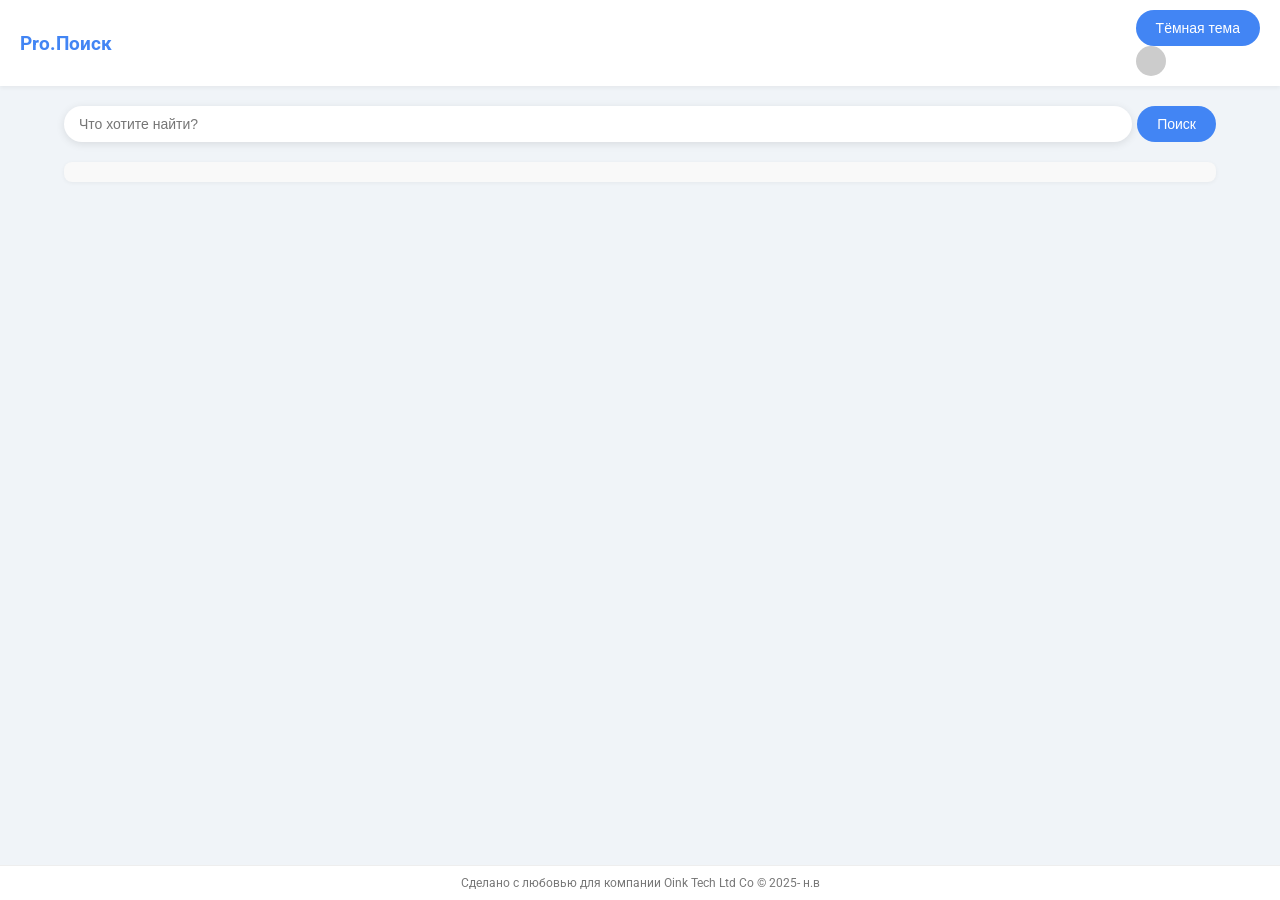
<file: SearchEngine by Twixoff.html>
<!DOCTYPE html>
<html lang="ru">
<head>
    <meta charset="UTF-8">
    <meta name="viewport" content="width=device-width, initial-scale=1.0">
    <title>Pro.Поиск</title>
    <link rel="preconnect" href="https://fonts.googleapis.com">
    <link rel="preconnect" href="https://fonts.gstatic.com" crossorigin>
    <link href="https://fonts.googleapis.com/css2?family=Roboto:wght@400;700&display=swap" rel="stylesheet">
    <style>
        /* Общие стили */
        body {
            font-family: 'Roboto', sans-serif;
            display: flex;
            flex-direction: column;
            align-items: center;
            justify-content: flex-start;
            min-height: 100vh;
            margin: 0;
            background-color: #f0f4f8;
            color: #333;
            padding: 0;
            transition: background-color 0.3s ease, color 0.3s ease;
        }

        /* Темная тема */
        body.dark-theme {
            background-color: #121212;
            color: #eee;
        }

        body.dark-theme .header,
        body.dark-theme .footer,
        body.dark-theme .result-item,
        body.dark-theme #wikipedia-result {
            background-color: #212121;
            box-shadow: 0 1px 4px rgba(255, 255, 255, 0.05);
        }

        body.dark-theme .search-bar {
            background-color: #333;
            color: #fff;
            box-shadow: 0 2px 8px rgba(255, 255, 255, 0.1);
        }

        body.dark-theme .search-bar:focus {
            box-shadow: 0 4px 12px rgba(255, 255, 255, 0.15);
        }

        body.dark-theme .footer {
            border-top: 1px solid #333;
            color: #bbb;
        }

        body.dark-theme .result-snippet,
        body.dark-theme .result-description,
        body.dark-theme #wikipedia-result {
            color: #ddd;
        }

        /* Шапка сайта */
        .header {
            display: flex;
            justify-content: space-between;
            align-items: center;
            width: 100%;
            padding: 10px;
            background-color: #fff;
            box-shadow: 0 2px 4px rgba(0, 0, 0, 0.05);
            box-sizing: border-box;
            transition: background-color 0.3s ease, box-shadow 0.3s ease;
        }

        .logo {
            font-size: 1.2em;
            font-weight: 700;
            color: #4285f4;
            margin-left: 10px;
        }

        .avatar {
            width: 30px;
            height: 30px;
            border-radius: 50%;
            background-color: #ccc;
            margin-right: 10px;
            cursor: pointer;
            display: flex;
            align-items: center;
            justify-content: center;
            color: #fff;
            font-weight: bold;
            font-size: 0.8em;
        }

        /* Поисковая строка */
        .search-container {
            display: flex;
            align-items: center;
            margin-top: 20px;
            width: 90%;
            box-sizing: border-box;
        }

        .search-bar {
            width: 100%;
            padding: 10px 15px;
            border: none;
            border-radius: 20px;
            font-size: 14px;
            outline: none;
            box-shadow: 0 2px 8px rgba(0, 0, 0, 0.1);
            transition: box-shadow 0.3s ease, background-color 0.3s ease, color 0.3s ease;
            box-sizing: border-box;
        }

        .search-bar:focus {
            box-shadow: 0 4px 12px rgba(0, 0, 0, 0.15);
        }

        .search-button {
            background-color: #4285f4;
            color: white;
            border: none;
            border-radius: 20px;
            padding: 10px 20px;
            font-size: 14px;
            cursor: pointer;
            margin-left: 5px;
            transition: background-color 0.3s ease;
        }

        .search-button:hover {
            background-color: #357ae8;
        }

        /* Результаты поиска */
        #search-results {
            width: 90%;
            margin-top: 20px;
            text-align: left;
            box-sizing: border-box;
        }

        .result-item {
            margin-bottom: 15px;
            padding: 10px;
            border-radius: 8px;
            background-color: #fff;
            box-shadow: 0 1px 4px rgba(0, 0, 0, 0.05);
            display: flex;
            align-items: center;
            transition: background-color 0.3s ease, box-shadow 0.3s ease;
        }

        .result-icon {
            width: 24px;
            height: 24px;
            margin-right: 10px;
            border-radius: 4px;
            overflow: hidden;
            flex-shrink: 0;
        }

        .result-icon img {
            width: 100%;
            height: 100%;
            object-fit: cover;
        }

        .result-content {
            flex-grow: 1;
        }

        .result-title {
            font-size: 1em;
            font-weight: 600;
            margin-bottom: 3px;
        }

        .result-link {
            color: #1a73e8;
            text-decoration: none;
            transition: color 0.3s ease;
        }

        .result-link:hover {
            text-decoration: underline;
            color: #3367d6;
        }

        .result-snippet {
            color: #444;
            font-size: 0.8em;
            line-height: 1.3;
            transition: color 0.3s ease;
        }

        .result-description {
            color: #666;
            font-size: 0.75em;
            line-height: 1.4;
            margin-top: 5px;
            transition: color 0.3s ease;
        }

        /* Подвал */
        .footer {
            margin-top: auto;
            width: 100%;
            background-color: #fff;
            padding: 10px;
            text-align: center;
            font-size: 0.75em;
            color: #777;
            border-top: 1px solid #eee;
            box-sizing: border-box;
            transition: background-color 0.3s ease, color 0.3s ease, border-color 0.3s ease;
        }

        /* Стили для Википедии */
        #wikipedia-result {
            width: 90%;
            margin-top: 20px;
            padding: 10px;
            border-radius: 8px;
            background-color: #f9f9f9;
            box-shadow: 0 1px 4px rgba(0, 0, 0, 0.05);
            text-align: left;
            font-size: 0.9em;
            color: #333;
            line-height: 1.5;
            margin-bottom: 15px;
            box-sizing: border-box;
            transition: background-color 0.3s ease, box-shadow 0.3s ease, color 0.3s ease;
        }

        #wikipedia-result h2 {
            margin-top: 0;
            font-size: 1.2em;
            font-weight: bold;
        }

        #wikipedia-result a {
            color: #1a73e8;
            text-decoration: none;
        }

        #wikipedia-result a:hover {
            text-decoration: underline;
        }

        /* Стили для кнопки переключения темы */
        .theme-toggle {
            background-color: #4285f4;
            color: white;
            border: none;
            border-radius: 20px;
            padding: 10px 20px;
            font-size: 14px;
            cursor: pointer;
            transition: background-color 0.3s ease;
            margin-right: 10px;
        }

        .theme-toggle:hover {
            background-color: #357ae8;
        }

        /* Стили для изображений и видео */
        .result-image {
            width: 100%;
            margin: 10px 0;
            border-radius: 8px;
            overflow: hidden;
            box-shadow: 0 2px 4px rgba(0, 0, 0, 0.1);
        }

        .result-image img {
            width: 100%;
            height: auto;
            object-fit: cover;
            transition: transform 0.3s ease;
        }

        .result-image img:hover {
            transform: scale(1.02);
        }

        .result-video {
            width: 100%;
            margin: 10px 0;
            border-radius: 8px;
            overflow: hidden;
            box-shadow: 0 2px 4px rgba(0, 0, 0, 0.1);
        }

        .result-video video {
            width: 100%;
            height: auto;
            border-radius: 8px;
        }

        .media-source {
            font-size: 0.75em;
            color: #666;
            margin-top: 5px;
        }

        body.dark-theme .media-source {
            color: #bbb;
        }

        .media-title {
            font-weight: 600;
            margin-bottom: 5px;
        }
    </style>
</head>
<body>

    <header class="header">
        <div class="logo">Pro.Поиск</div>
        <div>
            <button id="theme-toggle" class="theme-toggle">Тёмная тема</button>
            <div class="avatar"></div>
        </div>
    </header>

    <div class="search-container">
        <input type="text" id="search-input" class="search-bar" placeholder="Что хотите найти?">
        <button id="search-button" class="search-button">Поиск</button>
    </div>

    <div id="wikipedia-result">
        <!-- Результат из Википедии будет отображаться здесь -->
        <section id="article-container">
            <!-- Здесь будет отображаться статья -->
        </section>
    </div>

    <div id="search-results">
        <!-- Результаты поиска будут отображаться здесь -->
    </div>
    <footer class="footer">
        Сделано с любовью для компании Oink Tech Ltd Co © 2025- н.в
    </footer>
    <script>
        document.addEventListener('DOMContentLoaded', () => {
            const searchInput = document.getElementById('search-input');
            const searchButton = document.getElementById('search-button');
            const articleContainer = document.getElementById('article-container');

            searchButton.addEventListener('click', () => {
                const searchTerm = searchInput.value;
                if (searchTerm) {
                    searchArticle(searchTerm);
                }
            });

            async function searchArticle(searchTerm) {
                articleContainer.innerHTML = "<p></p>"; // Показываем, что идет поиск
                try {
                    await searchWikipedia(searchTerm);
                    await searchRuWiki(searchTerm);
                    await searchNeolurk(searchTerm);
                } catch (error) {
                    console.error("Общая ошибка поиска:", error);
                    articleContainer.innerHTML = "<p>Произошла общая ошибка при поиске.</p>";
                }
            }

            async function searchWikipedia(searchTerm) {
                const wikipediaURL = `https://ru.wikipedia.org/w/api.php?action=query&format=json&origin=*&prop=extracts&titles=${searchTerm}&exintro=1&explaintext=1`;

                try {
                    const response = await fetch(wikipediaURL);
                    if (!response.ok) {
                        throw new Error(`Ошибка Wikipedia API: ${response.status}`);
                    }

                    const data = await response.json();
                    displayArticle(data, "Wikipedia", processWikipediaData);

                } catch (error) {
                    console.error("Ошибка поиска в Wikipedia:", error);
                    //Не отображаем ошибку, а просто пишем в консоль
                }
            }

            async function searchRuWiki(searchTerm) {
                const ruwikiURL = `https://ru.ruwiki.ru/api.php?action=query&format=json&origin=*&prop=extracts&titles=${searchTerm}&exintro=1&explaintext=1`;

                try {
                    const response = await fetch(ruwikiURL);
                    if (!response.ok) {
                        throw new Error(`Ошибка RuWiki API: ${response.status}`);
                    }
                    const data = await response.json();
                    displayArticle(data, "RuWiki", processRuWikiData);
                } catch (error) {
                    console.error("Ошибка поиска в RuWiki:", error);
                    //Не отображаем ошибку, а просто пишем в консоль
                }
            }

            async function searchNeolurk(searchTerm) {
                const neolurkURL = `https://neolurk.org/w/api.php?action=query&format=json&origin=*&prop=extracts&titles=${searchTerm}&exintro=1&explaintext=1`;
                try {
                    const response = await fetch(neolurkURL);
                     if (!response.ok) {
                        throw new Error(`Ошибка Neolurk API: ${response.status}`);
                    }
                    const data = await response.json();
                    displayArticle(data, "Neolurk", processNeolurkData);
                } catch (error) {
                    console.error("Ошибка поиска в Neolurk:", error);
                  //Не отображаем ошибку, а просто пишем в консоль
                }
            }

             function displayArticle(data, source, processData) {
                let articleContent = processData(data);

                if (articleContent) {
                    const infoBox = document.createElement('div');
                    infoBox.classList.add('info-box');
                    infoBox.innerHTML = `<p><b>Источник:</b> ${source}</p>`;
                    articleContainer.innerHTML += infoBox.outerHTML + articleContent;  // Добавляем к уже имеющемуся контенту
                } else {
                    console.log(`Статья не найдена в ${source}`);
                    //Не отображаем сообщение "Статья не найдена", просто пишем в консоль
                }
            }

            function processWikipediaData(data) {
                if (data.query && data.query.pages) {
                    const pages = data.query.pages;
                    const pageId = Object.keys(pages)[0];
                    if (pageId !== "-1" && pages[pageId].extract) {
                        return pages[pageId].extract;
                    }
                }
                return ""; // Статья не найдена
            }

            function processRuWikiData(data) {
              return processWikipediaData(data); // RuWiki имеет схожий формат с Wikipedia
            }

            function processNeolurkData(data) {
                // Формат данных может отличаться, адаптируйте обработку
               return processWikipediaData(data); // Neolurk имеет схожий формат с Wikipedia
            }


        });
    </script>

    <script>
        const searchInput = document.getElementById('search-input');
        const searchButton = document.getElementById('search-button');
        const searchResults = document.getElementById('search-results');
        const wikipediaResultDiv = document.getElementById('wikipedia-result');
        const themeToggle = document.getElementById('theme-toggle');
        const body = document.body;

        const CSE_ID = 'f037a62d8533a420b'; // Замените на свой ID CSE
        const WIKIPEDIA_API_ENDPOINT = 'https://neolurk.org/w/api.php?action=query&format=json&origin=*&prop=extracts&exintro&explaintext&redirects=1&titles='; // API endpoint для русской Википедии

        // Функция для переключения темы
        function toggleTheme() {
            body.classList.toggle('dark-theme');
            const isDarkTheme = body.classList.contains('dark-theme');
            themeToggle.textContent = isDarkTheme ? 'Светлая тема' : 'Тёмная тема';
            localStorage.setItem('theme', isDarkTheme ? 'dark' : 'light'); // Сохраняем тему в localStorage
        }

        // Проверяем сохраненную тему при загрузке страницы
        const savedTheme = localStorage.getItem('theme');
        if (savedTheme === 'dark') {
            body.classList.add('dark-theme');
            themeToggle.textContent = 'Светлая тема';
        }

        themeToggle.addEventListener('click', toggleTheme);

        searchButton.addEventListener('click', performSearch);

        searchInput.addEventListener('keypress', function(event) {
            if (event.key === 'Enter') {
                performSearch();
            }
        });

        async function performSearch() {
            const query = searchInput.value;
            if (query) {
                searchResults.innerHTML = '';
                wikipediaResultDiv.innerHTML = 'Загрузка...';
                await getWikipediaSummary(query);
                searchGoogle(query);
                searchGoogleImages(query);
                searchGoogleVideos(query);
            }
        }

        function searchGoogle(query) {
            const script = document.createElement('script');
            script.src = `https://www.googleapis.com/customsearch/v1?key=AIzaSyA_VFfEHQ8iQQMuyMya5dbX3oGRLimbE1I&cx=${CSE_ID}&q=${query}&callback=displayWebResults`;
            document.body.appendChild(script);
        }

        function searchGoogleImages(query) {
            const script = document.createElement('script');
            script.src = `https://www.googleapis.com/customsearch/v1?key=AIzaSyA_VFfEHQ8iQQMuyMya5dbX3oGRLimbE1I&cx=${CSE_ID}&q=${query}&searchType=image&callback=displayImageResults`;
            document.body.appendChild(script);
        }

        function searchGoogleVideos(query) {
            const script = document.createElement('script');
            script.src = `https://www.googleapis.com/customsearch/v1?key=AIzaSyA_VFfEHQ8iQQMuyMya5dbX3oGRLimbE1I&cx=${CSE_ID}&q=${query}&searchType=video&callback=displayVideoResults`;
            document.body.appendChild(script);
        }

        window.displayWebResults = function(data) {
            if (data && data.items) {
                data.items.forEach(item => {
                    displayWebResultItem(item);
                });
            } else {
                const noResults = document.createElement('div');
                noResults.textContent = 'Ничего не найдено. Попробуйте позже';
                searchResults.appendChild(noResults);
            }
        }

        window.displayImageResults = function(data) {
            if (data && data.items) {
                data.items.forEach(item => {
                    displayImageResultItem(item);
                });
            }
        }

        window.displayVideoResults = function(data) {
            if (data && data.items) {
                data.items.forEach(item => {
                    displayVideoResultItem(item);
                });
            }
        }

        function displayWebResultItem(item) {
            const resultItem = document.createElement('div');
            resultItem.classList.add('result-item');

            // Создаем контейнер для иконки
            const resultIcon = document.createElement('div');
            resultIcon.classList.add('result-icon');
            const iconImg = document.createElement('img');
            iconImg.src = `https://www.google.com/s2/favicons?domain=${new URL(item.link).hostname}`; // Получаем favicon сайта
            iconImg.alt = "Favicon";
            resultIcon.appendChild(iconImg);
            resultItem.appendChild(resultIcon);

            // Создаем контейнер для текста
            const resultContent = document.createElement('div');
            resultContent.classList.add('result-content');

            const resultTitle = document.createElement('div');
            resultTitle.classList.add('result-title');
            const resultLink = document.createElement('a');
            resultLink.href = item.link;
            resultLink.textContent = item.title;
            resultLink.classList.add('result-link');
            resultLink.target = "_blank";
            resultTitle.appendChild(resultLink);
            resultContent.appendChild(resultTitle);

            const resultSnippet = document.createElement('div');
            resultSnippet.classList.add('result-snippet');
            resultSnippet.textContent = item.snippet;
            resultContent.appendChild(resultSnippet);

            // Добавляем описание сайта (если есть)
            if (item.pagemap && item.pagemap.metatags && item.pagemap.metatags[0]['og:description']) {
                const resultDescription = document.createElement('div');
                resultDescription.classList.add('result-description');
                resultDescription.textContent = item.pagemap.metatags[0]['og:description'];
                resultContent.appendChild(resultDescription);
            }

            resultItem.appendChild(resultContent);
            searchResults.appendChild(resultItem);
        }

        function displayImageResultItem(item) {
            const imageContainer = document.createElement('div');
            imageContainer.classList.add('result-image');
            
            const imageLink = document.createElement('a');
            imageLink.href = item.link;
            imageLink.target = "_blank";
            
            const image = document.createElement('img');
            image.src = item.link;
            image.alt = item.title;
            
            imageLink.appendChild(image);
            imageContainer.appendChild(imageLink);
            
            const imageTitle = document.createElement('div');
            imageTitle.classList.add('media-title');
            imageTitle.textContent = item.title;
            imageContainer.appendChild(imageTitle);
            
            const imageSource = document.createElement('div');
            imageSource.classList.add('media-source');
            imageSource.textContent = new URL(item.image.contextLink).hostname;
            imageContainer.appendChild(imageSource);
            
            searchResults.appendChild(imageContainer);
        }

        function displayVideoResultItem(item) {
            const videoContainer = document.createElement('div');
            videoContainer.classList.add('result-video');
            
            const videoLink = document.createElement('a');
            videoLink.href = item.link;
            videoLink.target = "_blank";
            
            // Для видео используем превью, так как напрямую встроить видео сложно
            const videoThumbnail = document.createElement('img');
            videoThumbnail.src = item.pagemap?.cse_thumbnail?.[0]?.src || '';
            videoThumbnail.alt = item.title;
            videoThumbnail.style.width = '100%';
            
            videoLink.appendChild(videoThumbnail);
            videoContainer.appendChild(videoLink);
            
            const videoTitle = document.createElement('div');
            videoTitle.classList.add('media-title');
            videoTitle.textContent = item.title;
            videoContainer.appendChild(videoTitle);
            
            const videoSource = document.createElement('div');
            videoSource.classList.add('media-source');
            videoSource.textContent = new URL(item.link).hostname;
            videoContainer.appendChild(videoSource);
            
            searchResults.appendChild(videoContainer);
        }

        async function getWikipediaSummary(query) {
            try {
                const response = await fetch(WIKIPEDIA_API_ENDPOINT + encodeURIComponent(query));
                const data = await response.json();

                const pages = data.query.pages;
                const pageId = Object.keys(pages)[0]; // Получаем ID первой страницы

                if (pageId !== '-1' && pages[pageId]) {
                    const extract = pages[pageId].extract;
                    wikipediaResultDiv.innerHTML = `<h2>${pages[pageId].title}</h2><p>${extract}</p><a href="https://ru.ruwiki.ru/wiki${encodeURIComponent(query)}" target="_blank">Подробнее в Рувики</a>`;
                } else {
                    wikipediaResultDiv.innerHTML = 'Извините, вы немного не то ищете:( Статья об компании или человеке не найдена. Попробуйте! Выложить статью в neolurk.org как выложите здесь при вводе будет ваша статья Удачи:) (Это свободная ВикиПедия)';
                }
            } catch (error) {
                console.error('Ошибка при запросе', error);
                wikipediaResultDiv.innerHTML = 'Ошибка при загрузке.';
            }
        }
    </script>

</body>
</html>
</file>
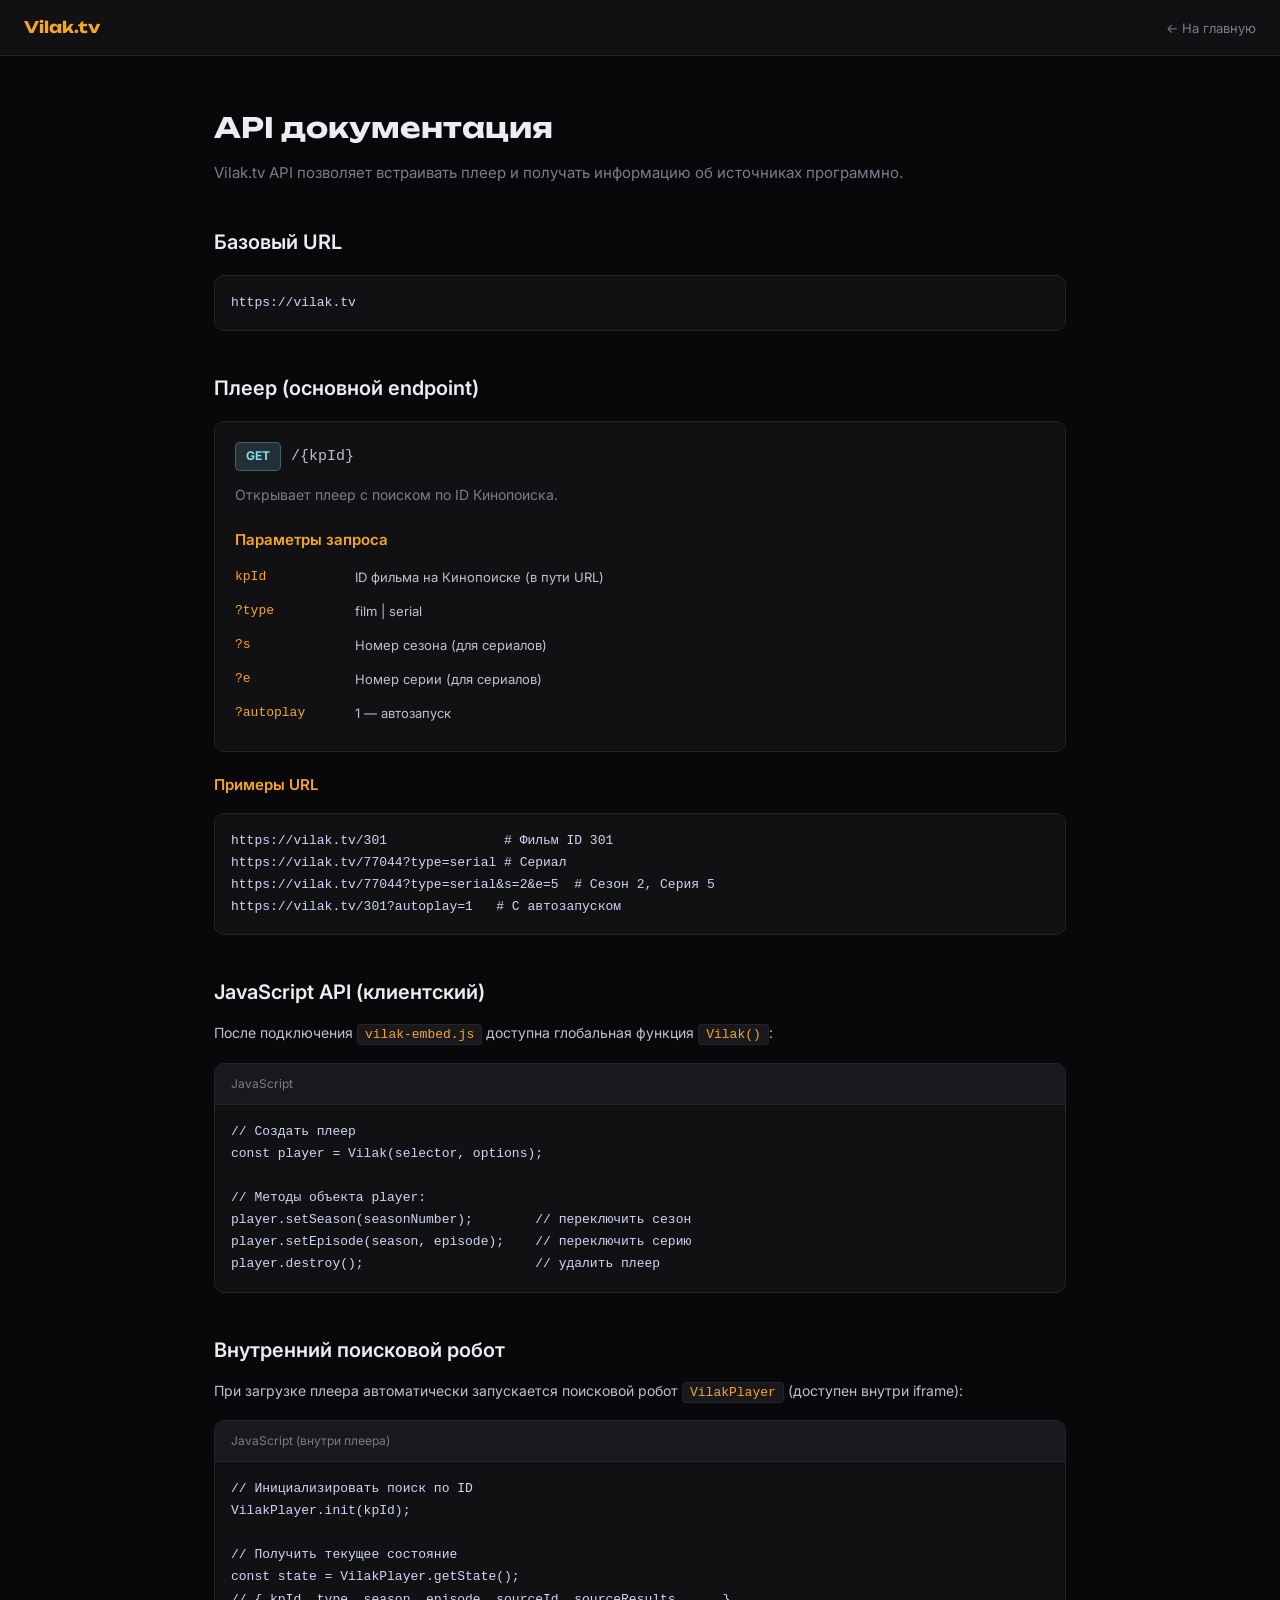
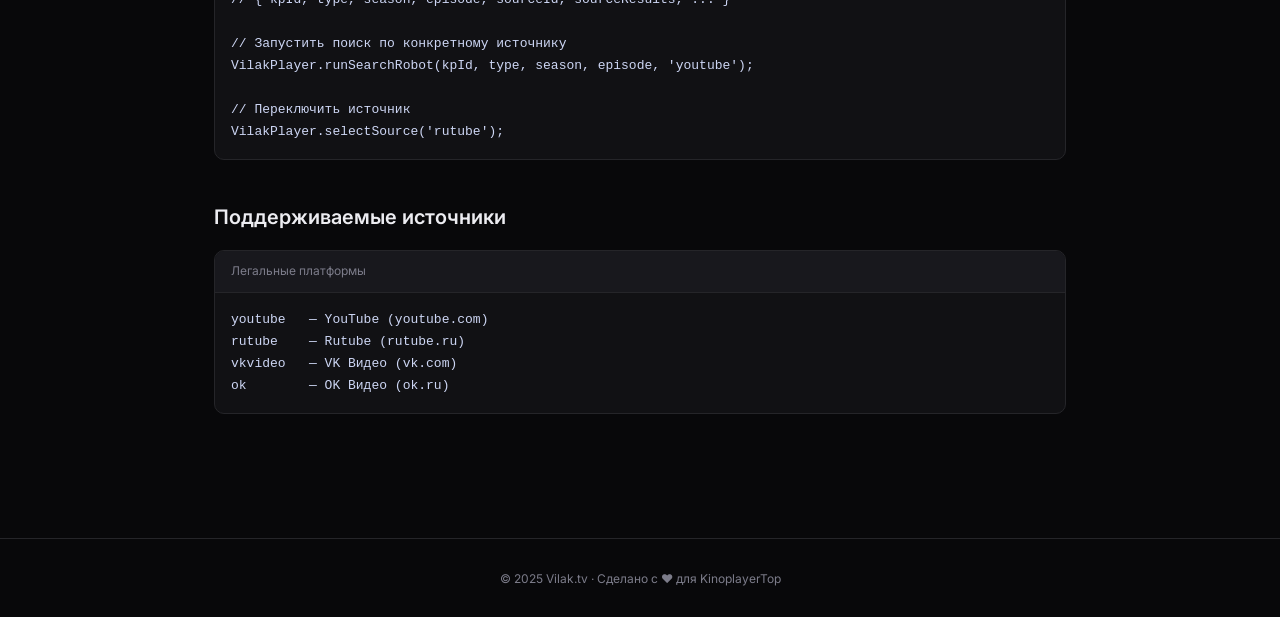
<file: docs/api.html>
<!DOCTYPE html>
<html lang="ru">
<head>
<meta charset="UTF-8">
<meta name="viewport" content="width=device-width, initial-scale=1.0">
<title>API документация — Vilak.tv</title>
<link href="https://fonts.googleapis.com/css2?family=Unbounded:wght@600;700&family=Inter:wght@300;400;500&display=swap" rel="stylesheet">
<style>
:root { --bg:#08080a; --bg2:#111114; --bg3:#18181d; --border:#252529; --accent:#f5a623; --text:#ececf1; --text2:#7c7c8a; }
* { box-sizing:border-box; margin:0; padding:0; }
body { background:var(--bg); color:var(--text); font-family:'Inter',sans-serif; line-height:1.7; }
nav { background:var(--bg2); border-bottom:1px solid var(--border); padding:14px 24px; display:flex; align-items:center; gap:16px; }
.logo { font-family:'Unbounded',sans-serif; font-weight:700; font-size:16px; color:var(--accent); text-decoration:none; }
.back { color:var(--text2); font-size:13px; text-decoration:none; margin-left:auto; }
.back:hover { color:var(--accent); }
.container { max-width:900px; margin:0 auto; padding:48px 24px; }
h1 { font-family:'Unbounded',sans-serif; font-size:28px; font-weight:700; margin-bottom:8px; }
.subtitle { color:var(--text2); margin-bottom:40px; font-size:15px; }
h2 { font-size:20px; font-weight:600; margin:40px 0 12px; }
h3 { font-size:15px; font-weight:600; margin:20px 0 8px; color:var(--accent); }
p { color:#c0c0cc; margin-bottom:12px; font-size:14px; }
code { background:var(--bg3); border:1px solid var(--border); padding:2px 7px; border-radius:4px; font-family:monospace; font-size:13px; color:var(--accent); }
.endpoint { background:var(--bg2); border:1px solid var(--border); border-radius:10px; padding:20px; margin:16px 0; }
.endpoint-method { display:inline-block; padding:3px 10px; border-radius:5px; font-size:12px; font-weight:700; margin-right:10px; }
.get { background:rgba(137,220,235,.15); border:1px solid rgba(137,220,235,.3); color:#89dceb; }
.endpoint-path { font-family:monospace; font-size:15px; }
.code-block { background:var(--bg2); border:1px solid var(--border); border-radius:10px; overflow:hidden; margin:16px 0; }
.code-header { background:var(--bg3); border-bottom:1px solid var(--border); padding:10px 16px; font-size:12px; color:var(--text2); }
.code-body { padding:16px; font-family:'Courier New',monospace; font-size:13px; line-height:1.7; color:#cdd6f4; overflow-x:auto; white-space:pre; }
footer { text-align:center; padding:30px; color:var(--text2); font-size:12px; border-top:1px solid var(--border); margin-top:60px; }
</style>
</head>
<body>
<nav>
  <a class="logo" href="/">Vilak.tv</a>
  <a class="back" href="/">← На главную</a>
</nav>
<div class="container">
  <h1>API документация</h1>
  <p class="subtitle">Vilak.tv API позволяет встраивать плеер и получать информацию об источниках программно.</p>

  <h2>Базовый URL</h2>
  <div class="code-block">
    <div class="code-body">https://vilak.tv</div>
  </div>

  <h2>Плеер (основной endpoint)</h2>

  <div class="endpoint">
    <p><span class="endpoint-method get">GET</span><span class="endpoint-path">/{kpId}</span></p>
    <p style="margin-top:10px; color:var(--text2);">Открывает плеер с поиском по ID Кинопоиска.</p>
    <h3>Параметры запроса</h3>
    <table style="width:100%; border-collapse:collapse; font-size:13px;">
      <tr><td style="padding:6px 0; color:var(--accent); font-family:monospace; width:120px">kpId</td><td style="color:#c0c0cc">ID фильма на Кинопоиске (в пути URL)</td></tr>
      <tr><td style="padding:6px 0; color:var(--accent); font-family:monospace">?type</td><td style="color:#c0c0cc">film | serial</td></tr>
      <tr><td style="padding:6px 0; color:var(--accent); font-family:monospace">?s</td><td style="color:#c0c0cc">Номер сезона (для сериалов)</td></tr>
      <tr><td style="padding:6px 0; color:var(--accent); font-family:monospace">?e</td><td style="color:#c0c0cc">Номер серии (для сериалов)</td></tr>
      <tr><td style="padding:6px 0; color:var(--accent); font-family:monospace">?autoplay</td><td style="color:#c0c0cc">1 — автозапуск</td></tr>
    </table>
  </div>

  <h3>Примеры URL</h3>
  <div class="code-block">
    <div class="code-body">https://vilak.tv/301               # Фильм ID 301
https://vilak.tv/77044?type=serial # Сериал
https://vilak.tv/77044?type=serial&s=2&e=5  # Сезон 2, Серия 5
https://vilak.tv/301?autoplay=1   # С автозапуском</div>
  </div>

  <h2>JavaScript API (клиентский)</h2>
  <p>После подключения <code>vilak-embed.js</code> доступна глобальная функция <code>Vilak()</code>:</p>
  <div class="code-block">
    <div class="code-header">JavaScript</div>
    <div class="code-body">// Создать плеер
const player = Vilak(selector, options);

// Методы объекта player:
player.setSeason(seasonNumber);        // переключить сезон
player.setEpisode(season, episode);    // переключить серию
player.destroy();                      // удалить плеер</div>
  </div>

  <h2>Внутренний поисковой робот</h2>
  <p>При загрузке плеера автоматически запускается поисковой робот <code>VilakPlayer</code> (доступен внутри iframe):</p>
  <div class="code-block">
    <div class="code-header">JavaScript (внутри плеера)</div>
    <div class="code-body">// Инициализировать поиск по ID
VilakPlayer.init(kpId);

// Получить текущее состояние
const state = VilakPlayer.getState();
// { kpId, type, season, episode, sourceId, sourceResults, ... }

// Запустить поиск по конкретному источнику
VilakPlayer.runSearchRobot(kpId, type, season, episode, 'youtube');

// Переключить источник
VilakPlayer.selectSource('rutube');</div>
  </div>

  <h2>Поддерживаемые источники</h2>
  <div class="code-block">
    <div class="code-header">Легальные платформы</div>
    <div class="code-body">youtube   — YouTube (youtube.com)
rutube    — Rutube (rutube.ru)
vkvideo   — VK Видео (vk.com)
ok        — OK Видео (ok.ru)</div>
  </div>
</div>
<footer>© 2025 Vilak.tv · Сделано с ❤ для KinoplayerTop</footer>
</body>
</html>
</file>
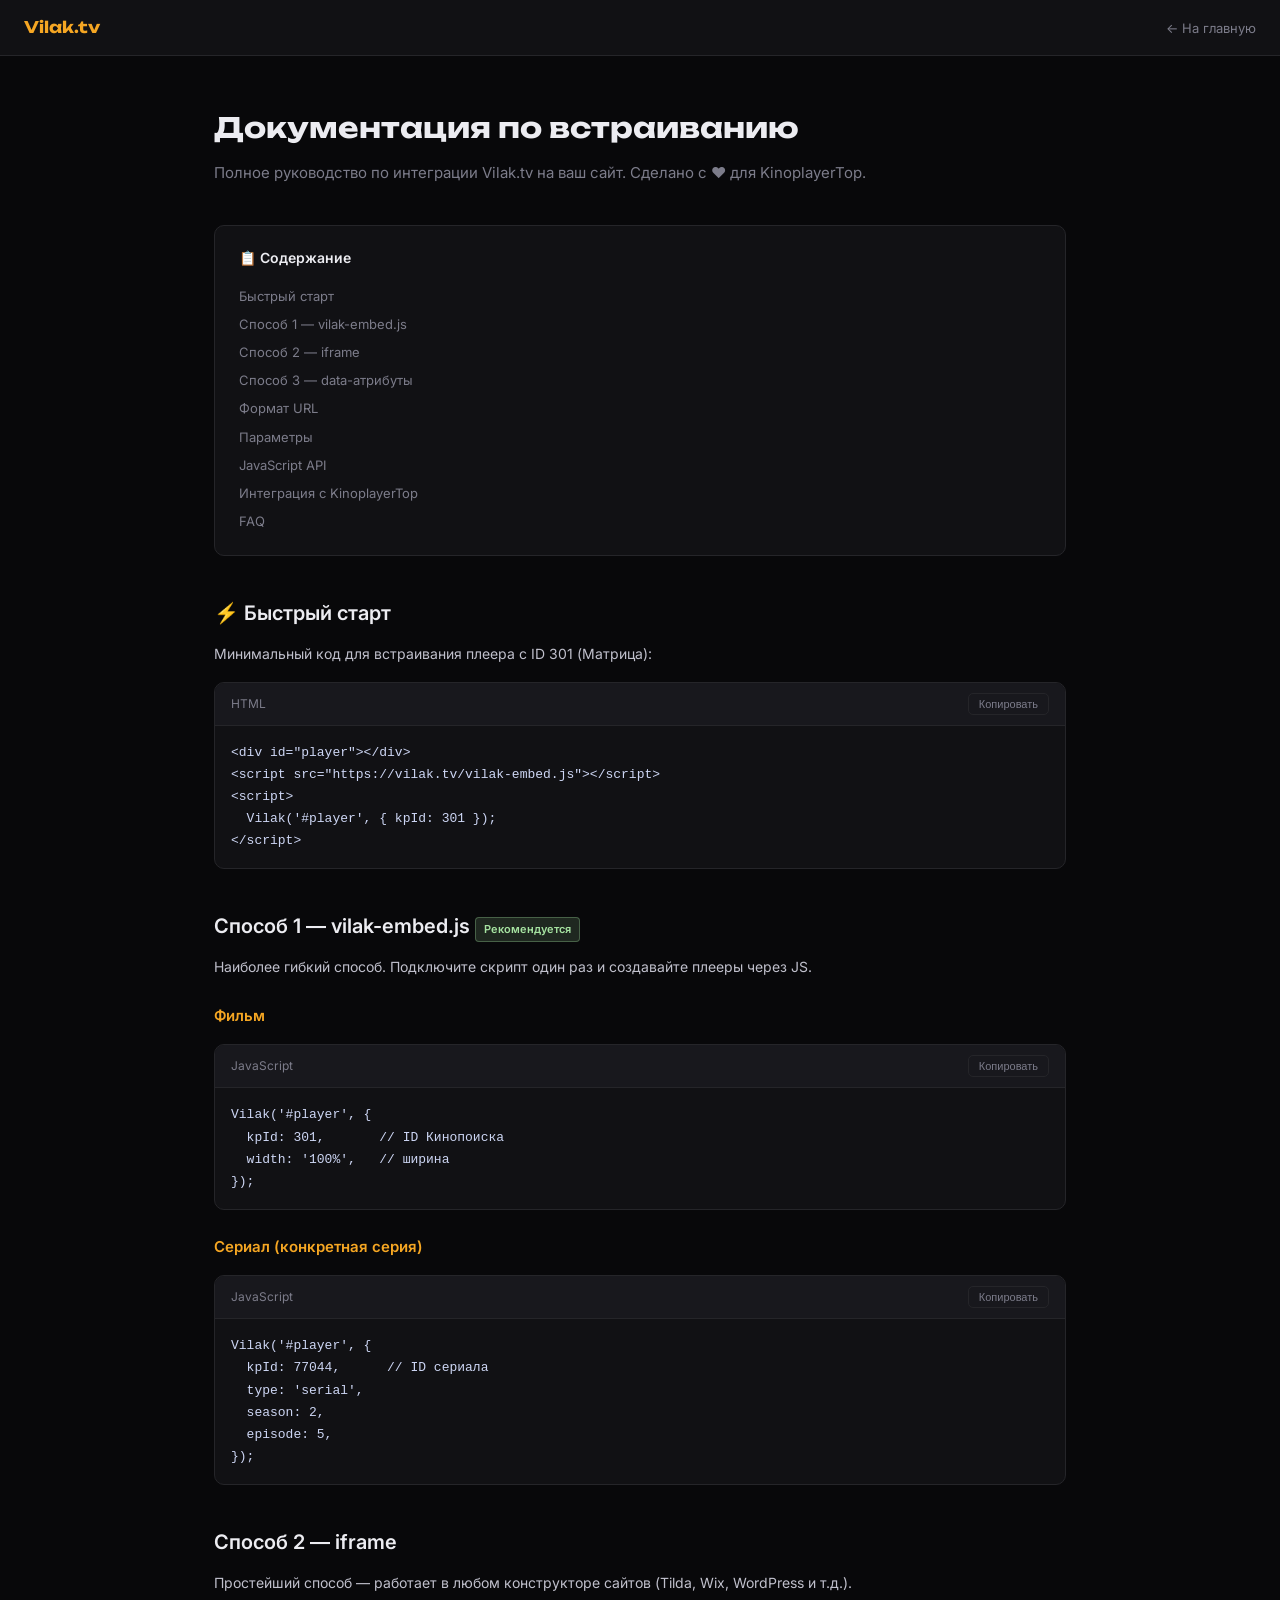
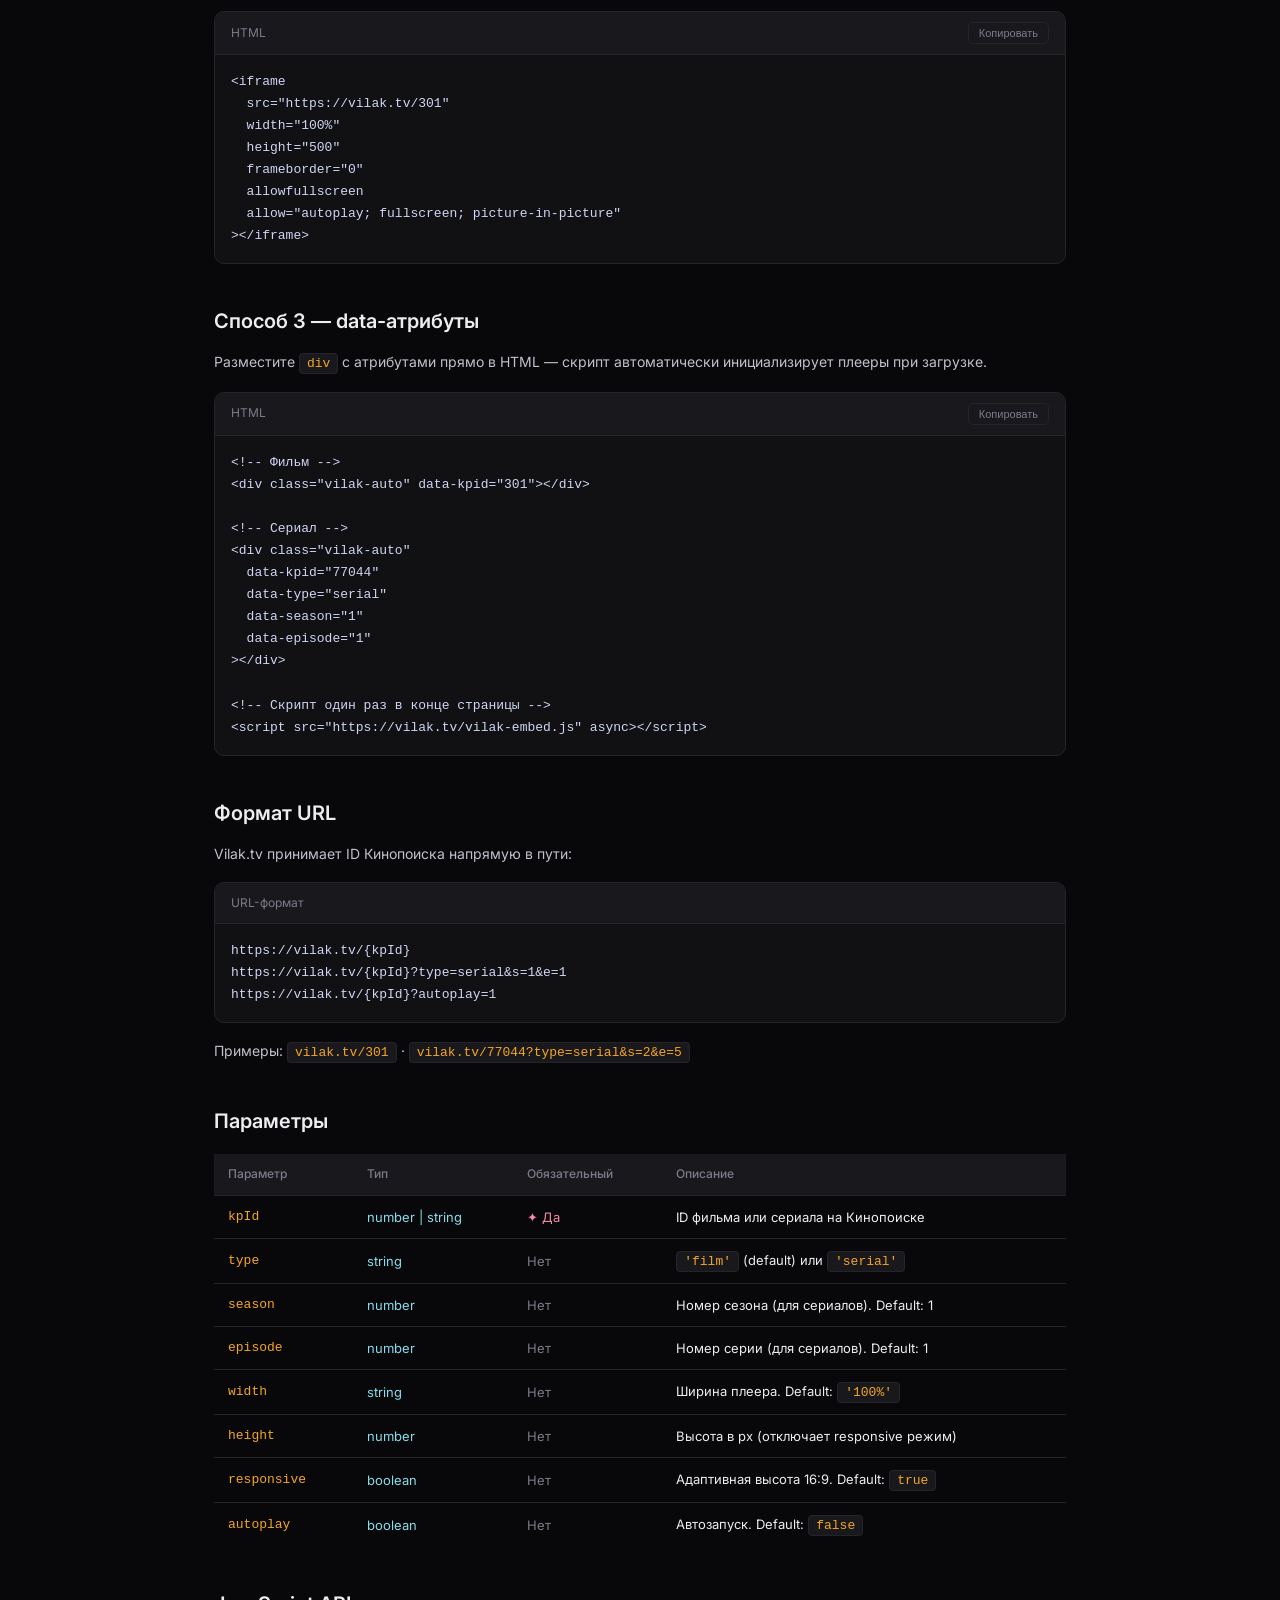
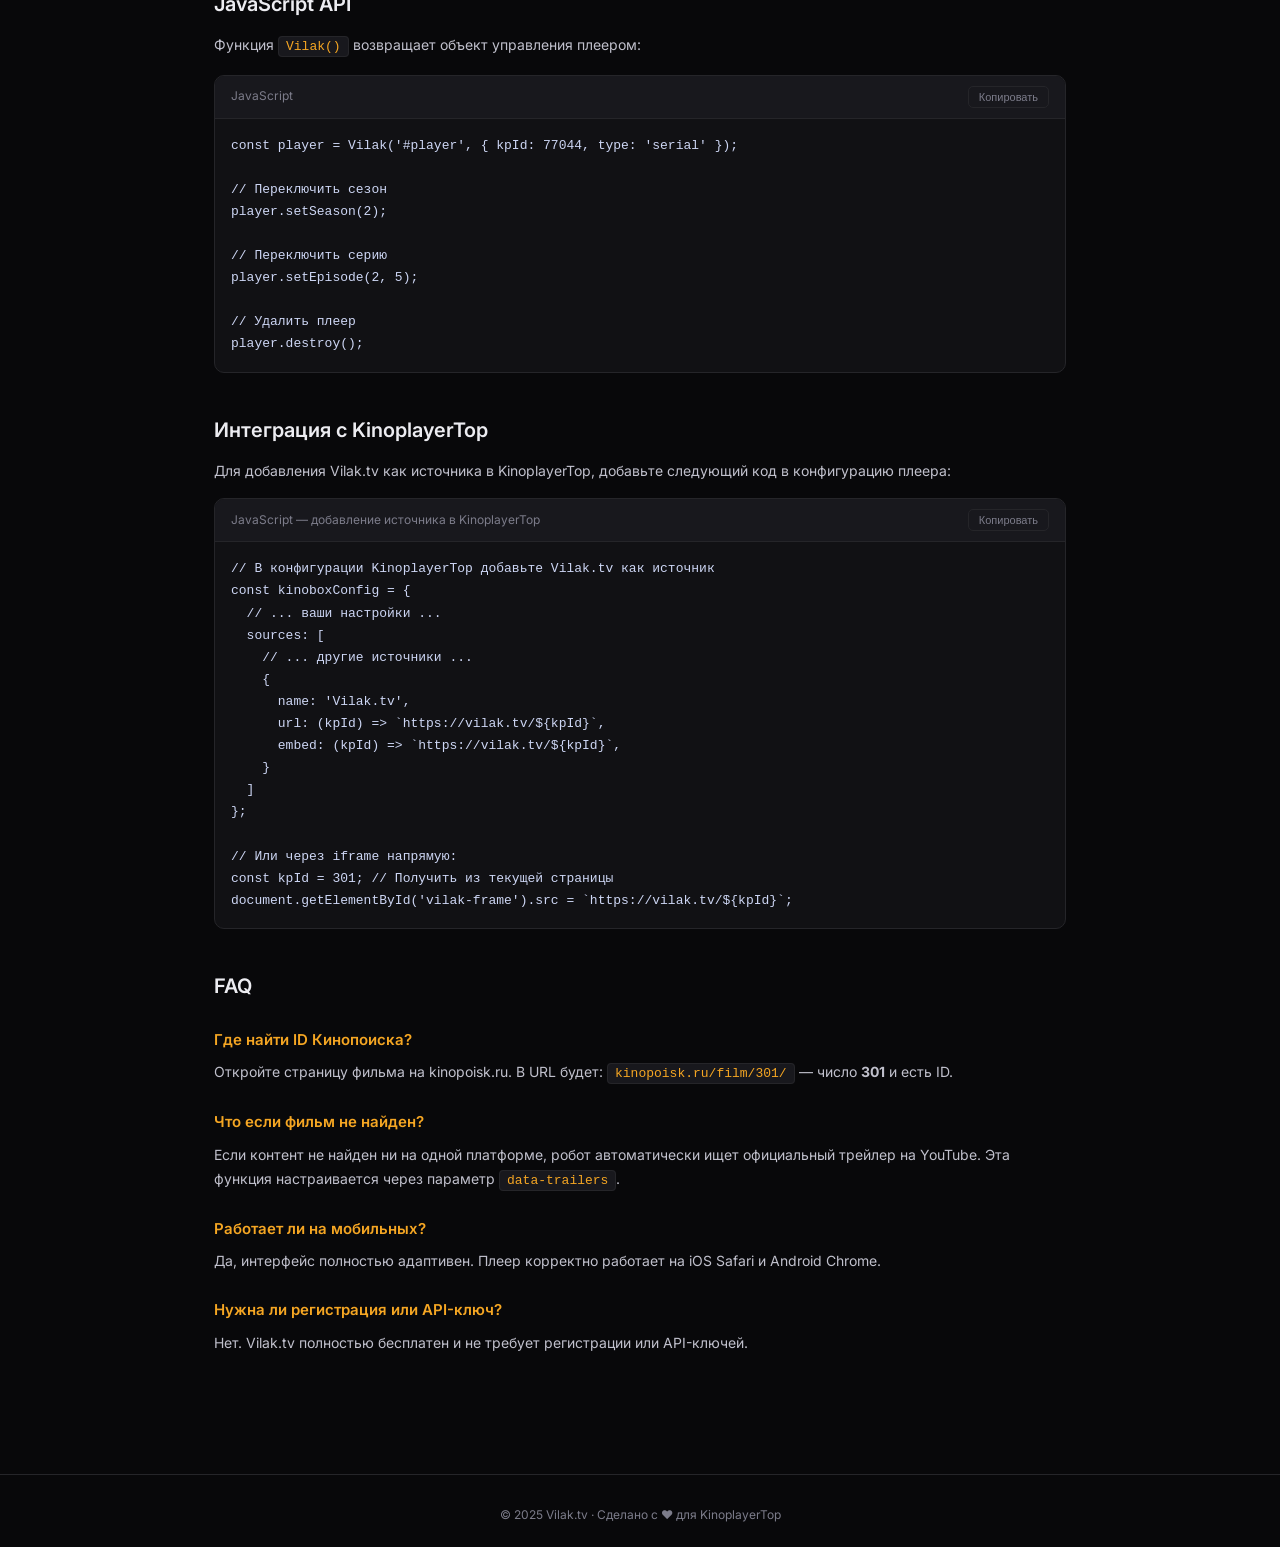
<file: docs/embed.html>
<!DOCTYPE html>
<html lang="ru">
<head>
<meta charset="UTF-8">
<meta name="viewport" content="width=device-width, initial-scale=1.0">
<title>Документация по встраиванию — Vilak.tv</title>
<link href="https://fonts.googleapis.com/css2?family=Unbounded:wght@600;700&family=Inter:wght@300;400;500&display=swap" rel="stylesheet">
<style>
:root { --bg:#08080a; --bg2:#111114; --bg3:#18181d; --border:#252529; --accent:#f5a623; --text:#ececf1; --text2:#7c7c8a; }
* { box-sizing:border-box; margin:0; padding:0; }
body { background:var(--bg); color:var(--text); font-family:'Inter',sans-serif; line-height:1.7; }
nav { background:var(--bg2); border-bottom:1px solid var(--border); padding:14px 24px; display:flex; align-items:center; gap:16px; }
.logo { font-family:'Unbounded',sans-serif; font-weight:700; font-size:16px; color:var(--accent); text-decoration:none; }
.back { color:var(--text2); font-size:13px; text-decoration:none; margin-left:auto; }
.back:hover { color:var(--accent); }
.container { max-width:900px; margin:0 auto; padding:48px 24px; }
h1 { font-family:'Unbounded',sans-serif; font-size:28px; font-weight:700; margin-bottom:8px; }
.subtitle { color:var(--text2); margin-bottom:40px; font-size:15px; }
h2 { font-size:20px; font-weight:600; margin:40px 0 12px; }
h3 { font-size:15px; font-weight:600; margin:24px 0 8px; color:var(--accent); }
p { color:#c0c0cc; margin-bottom:12px; font-size:14px; }
ul, ol { color:#c0c0cc; padding-left:20px; margin-bottom:12px; font-size:14px; }
li { margin-bottom:5px; }
code { background:var(--bg3); border:1px solid var(--border); padding:2px 7px; border-radius:4px; font-family:monospace; font-size:13px; color:var(--accent); }
.code-block { background:var(--bg2); border:1px solid var(--border); border-radius:10px; overflow:hidden; margin:16px 0; }
.code-header { background:var(--bg3); border-bottom:1px solid var(--border); padding:10px 16px; display:flex; align-items:center; justify-content:space-between; font-size:12px; color:var(--text2); }
.code-copy { background:none; border:1px solid var(--border); color:var(--text2); padding:4px 10px; border-radius:5px; cursor:pointer; font-size:11px; transition:all .2s; }
.code-copy:hover { border-color:var(--accent); color:var(--accent); }
.code-body { padding:16px; font-family:'Courier New',monospace; font-size:13px; line-height:1.7; color:#cdd6f4; overflow-x:auto; white-space:pre; }
.param-table { width:100%; border-collapse:collapse; margin:16px 0; }
.param-table th { background:var(--bg3); text-align:left; padding:10px 14px; font-size:12px; color:var(--text2); font-weight:500; border-bottom:1px solid var(--border); }
.param-table td { padding:10px 14px; font-size:13px; border-bottom:1px solid var(--border); }
.param-table tr:last-child td { border-bottom:none; }
.param-name { font-family:monospace; color:var(--accent); }
.param-type { color:#89dceb; font-size:12px; }
.param-req { color:#f38ba8; font-size:11px; }
.param-opt { color:var(--text2); font-size:11px; }
.badge { display:inline-block; padding:2px 8px; border-radius:4px; font-size:11px; font-weight:600; }
.badge-new { background:rgba(166,227,161,.15); border:1px solid rgba(166,227,161,.3); color:#a6e3a1; }
.toc { background:var(--bg2); border:1px solid var(--border); border-radius:10px; padding:20px 24px; margin-bottom:40px; }
.toc-title { font-weight:600; font-size:14px; margin-bottom:12px; }
.toc a { color:var(--text2); text-decoration:none; display:block; padding:3px 0; font-size:13px; transition:color .2s; }
.toc a:hover { color:var(--accent); }
footer { text-align:center; padding:30px; color:var(--text2); font-size:12px; border-top:1px solid var(--border); margin-top:60px; }
</style>
</head>
<body>
<nav>
  <a class="logo" href="/">Vilak.tv</a>
  <a class="back" href="/">← На главную</a>
</nav>
<div class="container">
  <h1>Документация по встраиванию</h1>
  <p class="subtitle">Полное руководство по интеграции Vilak.tv на ваш сайт. Сделано с ❤ для KinoplayerTop.</p>

  <div class="toc">
    <div class="toc-title">📋 Содержание</div>
    <a href="#quickstart">Быстрый старт</a>
    <a href="#script">Способ 1 — vilak-embed.js</a>
    <a href="#iframe">Способ 2 — iframe</a>
    <a href="#data">Способ 3 — data-атрибуты</a>
    <a href="#url">Формат URL</a>
    <a href="#params">Параметры</a>
    <a href="#api">JavaScript API</a>
    <a href="#kinoplayertop">Интеграция с KinoplayerTop</a>
    <a href="#faq">FAQ</a>
  </div>

  <!-- QUICKSTART -->
  <h2 id="quickstart">⚡ Быстрый старт</h2>
  <p>Минимальный код для встраивания плеера с ID 301 (Матрица):</p>
  <div class="code-block">
    <div class="code-header"><span>HTML</span><button class="code-copy" onclick="copy(this)">Копировать</button></div>
    <div class="code-body">&lt;div id="player"&gt;&lt;/div&gt;
&lt;script src="https://vilak.tv/vilak-embed.js"&gt;&lt;/script&gt;
&lt;script&gt;
  Vilak('#player', { kpId: 301 });
&lt;/script&gt;</div>
  </div>

  <!-- СПОСОБ 1 -->
  <h2 id="script">Способ 1 — vilak-embed.js <span class="badge badge-new">Рекомендуется</span></h2>
  <p>Наиболее гибкий способ. Подключите скрипт один раз и создавайте плееры через JS.</p>

  <h3>Фильм</h3>
  <div class="code-block">
    <div class="code-header"><span>JavaScript</span><button class="code-copy" onclick="copy(this)">Копировать</button></div>
    <div class="code-body">Vilak('#player', {
  kpId: 301,       // ID Кинопоиска
  width: '100%',   // ширина
});</div>
  </div>

  <h3>Сериал (конкретная серия)</h3>
  <div class="code-block">
    <div class="code-header"><span>JavaScript</span><button class="code-copy" onclick="copy(this)">Копировать</button></div>
    <div class="code-body">Vilak('#player', {
  kpId: 77044,      // ID сериала
  type: 'serial',
  season: 2,
  episode: 5,
});</div>
  </div>

  <!-- СПОСОБ 2 -->
  <h2 id="iframe">Способ 2 — iframe</h2>
  <p>Простейший способ — работает в любом конструкторе сайтов (Tilda, Wix, WordPress и т.д.).</p>
  <div class="code-block">
    <div class="code-header"><span>HTML</span><button class="code-copy" onclick="copy(this)">Копировать</button></div>
    <div class="code-body">&lt;iframe
  src="https://vilak.tv/301"
  width="100%"
  height="500"
  frameborder="0"
  allowfullscreen
  allow="autoplay; fullscreen; picture-in-picture"
&gt;&lt;/iframe&gt;</div>
  </div>

  <!-- СПОСОБ 3 -->
  <h2 id="data">Способ 3 — data-атрибуты</h2>
  <p>Разместите <code>div</code> с атрибутами прямо в HTML — скрипт автоматически инициализирует плееры при загрузке.</p>
  <div class="code-block">
    <div class="code-header"><span>HTML</span><button class="code-copy" onclick="copy(this)">Копировать</button></div>
    <div class="code-body">&lt;!-- Фильм --&gt;
&lt;div class="vilak-auto" data-kpid="301"&gt;&lt;/div&gt;

&lt;!-- Сериал --&gt;
&lt;div class="vilak-auto"
  data-kpid="77044"
  data-type="serial"
  data-season="1"
  data-episode="1"
&gt;&lt;/div&gt;

&lt;!-- Скрипт один раз в конце страницы --&gt;
&lt;script src="https://vilak.tv/vilak-embed.js" async&gt;&lt;/script&gt;</div>
  </div>

  <!-- URL FORMAT -->
  <h2 id="url">Формат URL</h2>
  <p>Vilak.tv принимает ID Кинопоиска напрямую в пути:</p>
  <div class="code-block">
    <div class="code-header"><span>URL-формат</span></div>
    <div class="code-body">https://vilak.tv/{kpId}
https://vilak.tv/{kpId}?type=serial&s=1&e=1
https://vilak.tv/{kpId}?autoplay=1</div>
  </div>
  <p>Примеры: <code>vilak.tv/301</code> · <code>vilak.tv/77044?type=serial&s=2&e=5</code></p>

  <!-- PARAMS -->
  <h2 id="params">Параметры</h2>
  <table class="param-table">
    <thead>
      <tr>
        <th>Параметр</th><th>Тип</th><th>Обязательный</th><th>Описание</th>
      </tr>
    </thead>
    <tbody>
      <tr>
        <td class="param-name">kpId</td>
        <td class="param-type">number | string</td>
        <td class="param-req">✦ Да</td>
        <td>ID фильма или сериала на Кинопоиске</td>
      </tr>
      <tr>
        <td class="param-name">type</td>
        <td class="param-type">string</td>
        <td class="param-opt">Нет</td>
        <td><code>'film'</code> (default) или <code>'serial'</code></td>
      </tr>
      <tr>
        <td class="param-name">season</td>
        <td class="param-type">number</td>
        <td class="param-opt">Нет</td>
        <td>Номер сезона (для сериалов). Default: 1</td>
      </tr>
      <tr>
        <td class="param-name">episode</td>
        <td class="param-type">number</td>
        <td class="param-opt">Нет</td>
        <td>Номер серии (для сериалов). Default: 1</td>
      </tr>
      <tr>
        <td class="param-name">width</td>
        <td class="param-type">string</td>
        <td class="param-opt">Нет</td>
        <td>Ширина плеера. Default: <code>'100%'</code></td>
      </tr>
      <tr>
        <td class="param-name">height</td>
        <td class="param-type">number</td>
        <td class="param-opt">Нет</td>
        <td>Высота в px (отключает responsive режим)</td>
      </tr>
      <tr>
        <td class="param-name">responsive</td>
        <td class="param-type">boolean</td>
        <td class="param-opt">Нет</td>
        <td>Адаптивная высота 16:9. Default: <code>true</code></td>
      </tr>
      <tr>
        <td class="param-name">autoplay</td>
        <td class="param-type">boolean</td>
        <td class="param-opt">Нет</td>
        <td>Автозапуск. Default: <code>false</code></td>
      </tr>
    </tbody>
  </table>

  <!-- JS API -->
  <h2 id="api">JavaScript API</h2>
  <p>Функция <code>Vilak()</code> возвращает объект управления плеером:</p>
  <div class="code-block">
    <div class="code-header"><span>JavaScript</span><button class="code-copy" onclick="copy(this)">Копировать</button></div>
    <div class="code-body">const player = Vilak('#player', { kpId: 77044, type: 'serial' });

// Переключить сезон
player.setSeason(2);

// Переключить серию
player.setEpisode(2, 5);

// Удалить плеер
player.destroy();</div>
  </div>

  <!-- KINOPLAYERTOP INTEGRATION -->
  <h2 id="kinoplayertop">Интеграция с KinoplayerTop</h2>
  <p>Для добавления Vilak.tv как источника в KinoplayerTop, добавьте следующий код в конфигурацию плеера:</p>
  <div class="code-block">
    <div class="code-header"><span>JavaScript — добавление источника в KinoplayerTop</span><button class="code-copy" onclick="copy(this)">Копировать</button></div>
    <div class="code-body">// В конфигурации KinoplayerTop добавьте Vilak.tv как источник
const kinoboxConfig = {
  // ... ваши настройки ...
  sources: [
    // ... другие источники ...
    {
      name: 'Vilak.tv',
      url: (kpId) => `https://vilak.tv/${kpId}`,
      embed: (kpId) => `https://vilak.tv/${kpId}`,
    }
  ]
};

// Или через iframe напрямую:
const kpId = 301; // Получить из текущей страницы
document.getElementById('vilak-frame').src = `https://vilak.tv/${kpId}`;</div>
  </div>

  <!-- FAQ -->
  <h2 id="faq">FAQ</h2>

  <h3>Где найти ID Кинопоиска?</h3>
  <p>Откройте страницу фильма на kinopoisk.ru. В URL будет: <code>kinopoisk.ru/film/301/</code> — число <strong>301</strong> и есть ID.</p>

  <h3>Что если фильм не найден?</h3>
  <p>Если контент не найден ни на одной платформе, робот автоматически ищет официальный трейлер на YouTube. Эта функция настраивается через параметр <code>data-trailers</code>.</p>

  <h3>Работает ли на мобильных?</h3>
  <p>Да, интерфейс полностью адаптивен. Плеер корректно работает на iOS Safari и Android Chrome.</p>

  <h3>Нужна ли регистрация или API-ключ?</h3>
  <p>Нет. Vilak.tv полностью бесплатен и не требует регистрации или API-ключей.</p>
</div>
<footer>© 2025 Vilak.tv · Сделано с ❤ для KinoplayerTop</footer>
<script>
function copy(btn) {
  const block = btn.closest('.code-block').querySelector('.code-body');
  navigator.clipboard.writeText(block.innerText).then(() => {
    btn.textContent = '✓ Скопировано';
    setTimeout(() => btn.textContent = 'Копировать', 2000);
  });
}
</script>
</body>
</html>
</file>
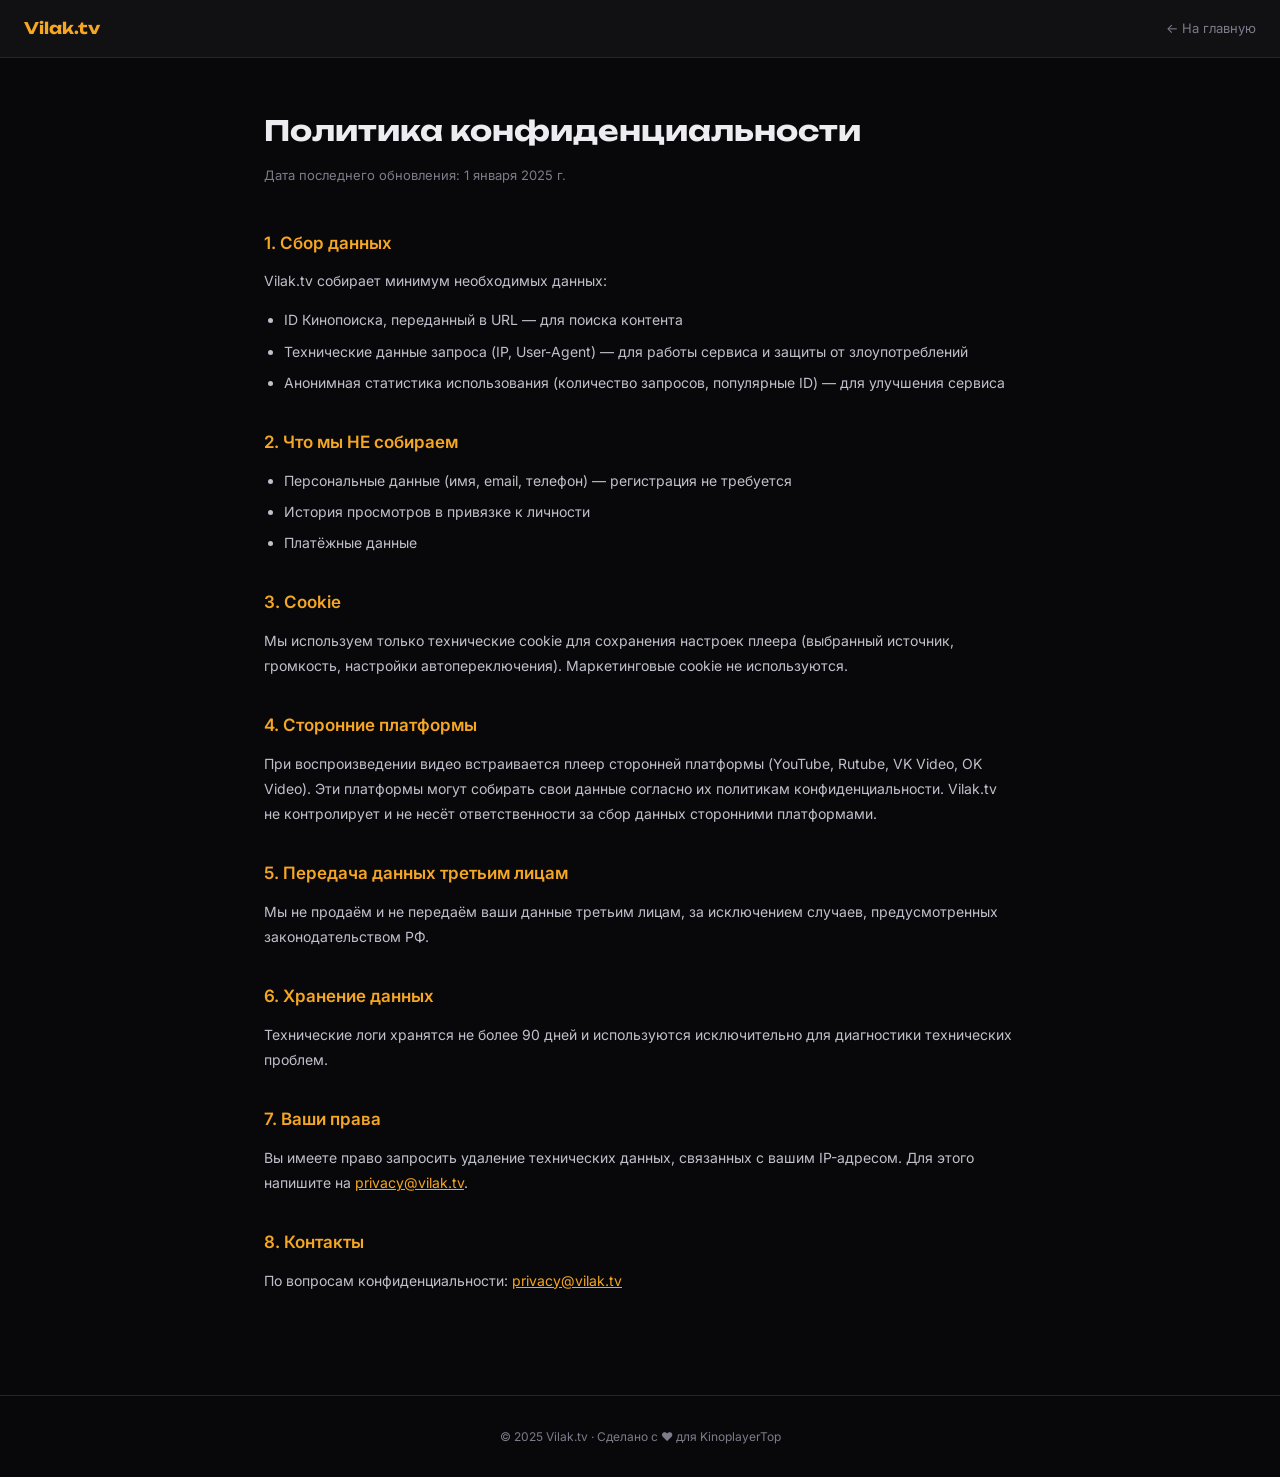
<file: docs/privacy.html>
<!DOCTYPE html>
<html lang="ru">
<head>
<meta charset="UTF-8">
<meta name="viewport" content="width=device-width, initial-scale=1.0">
<title>Политика конфиденциальности — Vilak.tv</title>
<link href="https://fonts.googleapis.com/css2?family=Unbounded:wght@600;700&family=Inter:wght@300;400;500&display=swap" rel="stylesheet">
<style>
:root { --bg:#08080a; --bg2:#111114; --border:#252529; --accent:#f5a623; --text:#ececf1; --text2:#7c7c8a; }
* { box-sizing:border-box; margin:0; padding:0; }
body { background:var(--bg); color:var(--text); font-family:'Inter',sans-serif; line-height:1.8; }
nav { background:var(--bg2); border-bottom:1px solid var(--border); padding:14px 24px; display:flex; align-items:center; gap:16px; }
.logo { font-family:'Unbounded',sans-serif; font-weight:700; font-size:16px; color:var(--accent); text-decoration:none; }
.back { color:var(--text2); font-size:13px; text-decoration:none; margin-left:auto; }
.back:hover { color:var(--accent); }
.container { max-width:800px; margin:0 auto; padding:48px 24px; }
h1 { font-family:'Unbounded',sans-serif; font-size:28px; font-weight:700; margin-bottom:8px; }
.date { color:var(--text2); font-size:13px; margin-bottom:40px; }
h2 { font-size:17px; font-weight:600; margin:32px 0 10px; color:var(--accent); }
p { color:#c0c0cc; margin-bottom:14px; font-size:14px; }
ul { color:#c0c0cc; padding-left:20px; margin-bottom:14px; font-size:14px; }
ul li { margin-bottom:6px; }
a { color:var(--accent); }
footer { text-align:center; padding:30px; color:var(--text2); font-size:12px; border-top:1px solid var(--border); margin-top:40px; }
</style>
</head>
<body>
<nav>
  <a class="logo" href="/">Vilak.tv</a>
  <a class="back" href="/">← На главную</a>
</nav>
<div class="container">
  <h1>Политика конфиденциальности</h1>
  <div class="date">Дата последнего обновления: 1 января 2025 г.</div>

  <h2>1. Сбор данных</h2>
  <p>Vilak.tv собирает минимум необходимых данных:</p>
  <ul>
    <li>ID Кинопоиска, переданный в URL — для поиска контента</li>
    <li>Технические данные запроса (IP, User-Agent) — для работы сервиса и защиты от злоупотреблений</li>
    <li>Анонимная статистика использования (количество запросов, популярные ID) — для улучшения сервиса</li>
  </ul>

  <h2>2. Что мы НЕ собираем</h2>
  <ul>
    <li>Персональные данные (имя, email, телефон) — регистрация не требуется</li>
    <li>История просмотров в привязке к личности</li>
    <li>Платёжные данные</li>
  </ul>

  <h2>3. Cookie</h2>
  <p>Мы используем только технические cookie для сохранения настроек плеера (выбранный источник, громкость, настройки автопереключения). Маркетинговые cookie не используются.</p>

  <h2>4. Сторонние платформы</h2>
  <p>При воспроизведении видео встраивается плеер сторонней платформы (YouTube, Rutube, VK Video, OK Video). Эти платформы могут собирать свои данные согласно их политикам конфиденциальности. Vilak.tv не контролирует и не несёт ответственности за сбор данных сторонними платформами.</p>

  <h2>5. Передача данных третьим лицам</h2>
  <p>Мы не продаём и не передаём ваши данные третьим лицам, за исключением случаев, предусмотренных законодательством РФ.</p>

  <h2>6. Хранение данных</h2>
  <p>Технические логи хранятся не более 90 дней и используются исключительно для диагностики технических проблем.</p>

  <h2>7. Ваши права</h2>
  <p>Вы имеете право запросить удаление технических данных, связанных с вашим IP-адресом. Для этого напишите на <a href="mailto:privacy@vilak.tv">privacy@vilak.tv</a>.</p>

  <h2>8. Контакты</h2>
  <p>По вопросам конфиденциальности: <a href="mailto:privacy@vilak.tv">privacy@vilak.tv</a></p>
</div>
<footer>© 2025 Vilak.tv · Сделано с ❤ для KinoplayerTop</footer>
</body>
</html>
</file>
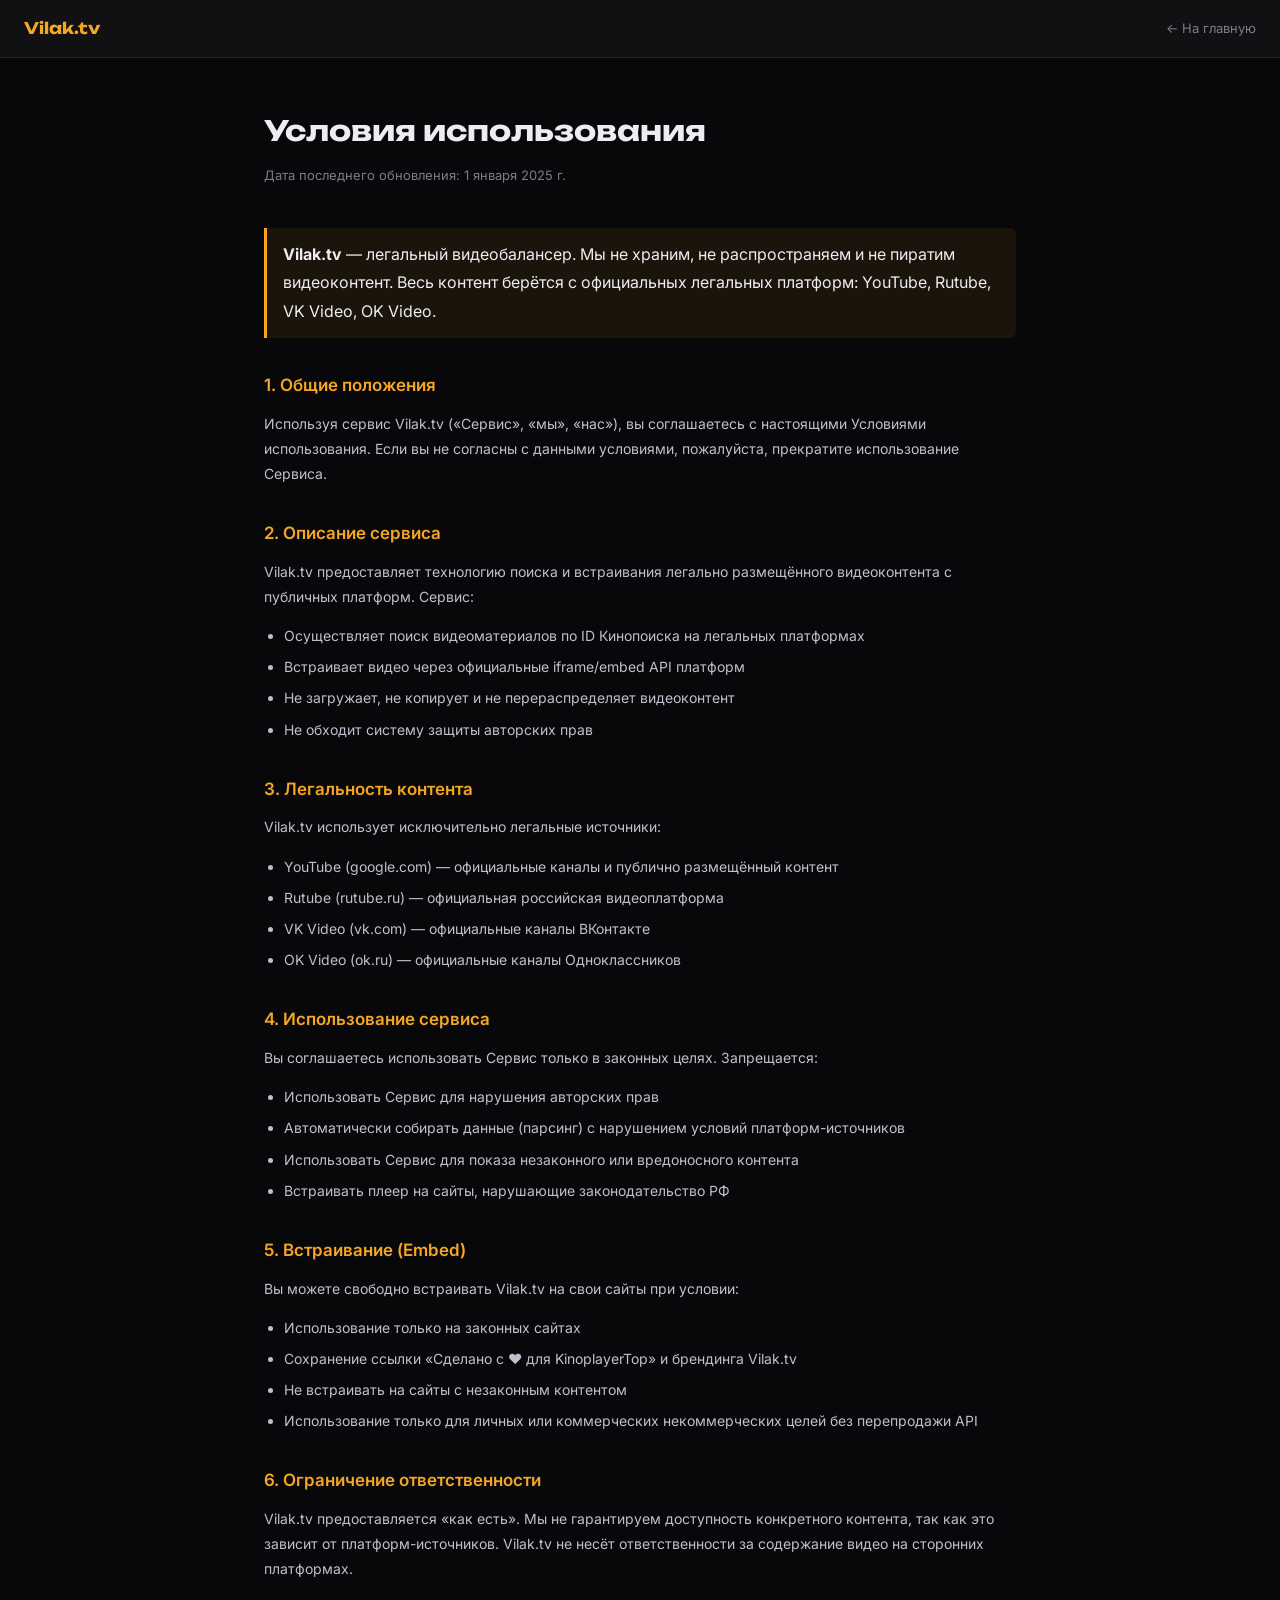
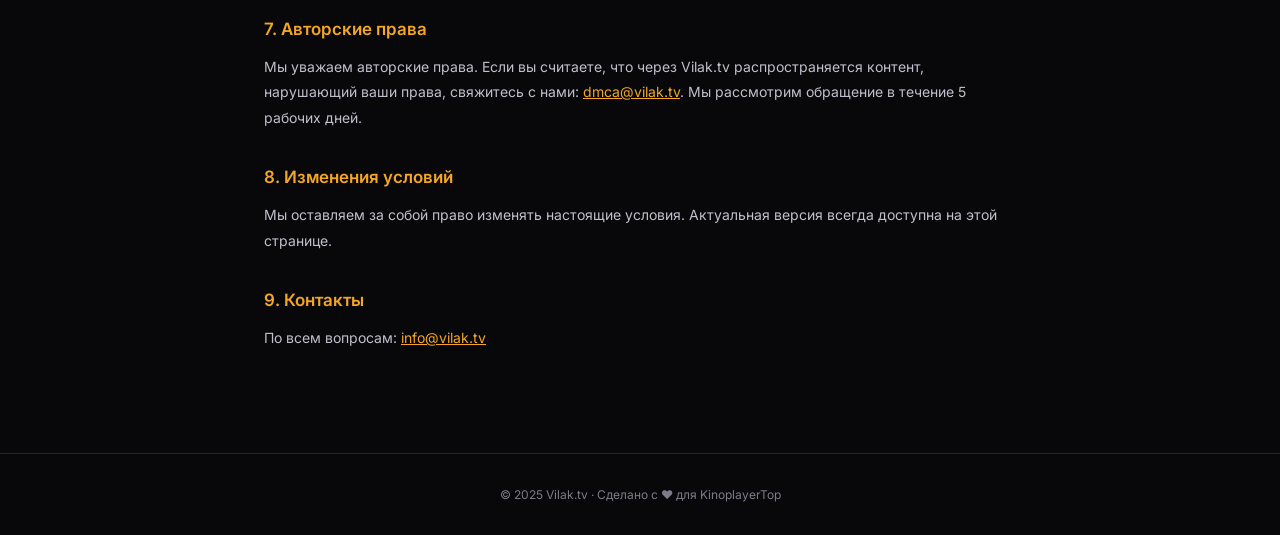
<file: docs/terms.html>
<!DOCTYPE html>
<html lang="ru">
<head>
<meta charset="UTF-8">
<meta name="viewport" content="width=device-width, initial-scale=1.0">
<title>Условия использования — Vilak.tv</title>
<link href="https://fonts.googleapis.com/css2?family=Unbounded:wght@600;700&family=Inter:wght@300;400;500&display=swap" rel="stylesheet">
<style>
:root { --bg:#08080a; --bg2:#111114; --border:#252529; --accent:#f5a623; --text:#ececf1; --text2:#7c7c8a; }
* { box-sizing:border-box; margin:0; padding:0; }
body { background:var(--bg); color:var(--text); font-family:'Inter',sans-serif; line-height:1.8; }
nav { background:var(--bg2); border-bottom:1px solid var(--border); padding:14px 24px; display:flex; align-items:center; gap:16px; }
.logo { font-family:'Unbounded',sans-serif; font-weight:700; font-size:16px; color:var(--accent); text-decoration:none; }
.back { color:var(--text2); font-size:13px; text-decoration:none; margin-left:auto; }
.back:hover { color:var(--accent); }
.container { max-width:800px; margin:0 auto; padding:48px 24px; }
h1 { font-family:'Unbounded',sans-serif; font-size:28px; font-weight:700; margin-bottom:8px; }
.date { color:var(--text2); font-size:13px; margin-bottom:40px; }
h2 { font-size:17px; font-weight:600; margin:32px 0 10px; color:var(--accent); }
p { color:#c0c0cc; margin-bottom:14px; font-size:14px; }
ul { color:#c0c0cc; padding-left:20px; margin-bottom:14px; font-size:14px; }
ul li { margin-bottom:6px; }
a { color:var(--accent); }
.highlight { background:rgba(245,166,35,.08); border-left:3px solid var(--accent); padding:12px 16px; border-radius:0 6px 6px 0; margin:20px 0; }
footer { text-align:center; padding:30px; color:var(--text2); font-size:12px; border-top:1px solid var(--border); margin-top:40px; }
</style>
</head>
<body>
<nav>
  <a class="logo" href="/">Vilak.tv</a>
  <a class="back" href="/">← На главную</a>
</nav>
<div class="container">
  <h1>Условия использования</h1>
  <div class="date">Дата последнего обновления: 1 января 2025 г.</div>

  <div class="highlight">
    <strong>Vilak.tv</strong> — легальный видеобалансер. Мы не храним, не распространяем и не пиратим видеоконтент. Весь контент берётся с официальных легальных платформ: YouTube, Rutube, VK Video, OK Video.
  </div>

  <h2>1. Общие положения</h2>
  <p>Используя сервис Vilak.tv («Сервис», «мы», «нас»), вы соглашаетесь с настоящими Условиями использования. Если вы не согласны с данными условиями, пожалуйста, прекратите использование Сервиса.</p>

  <h2>2. Описание сервиса</h2>
  <p>Vilak.tv предоставляет технологию поиска и встраивания легально размещённого видеоконтента с публичных платформ. Сервис:</p>
  <ul>
    <li>Осуществляет поиск видеоматериалов по ID Кинопоиска на легальных платформах</li>
    <li>Встраивает видео через официальные iframe/embed API платформ</li>
    <li>Не загружает, не копирует и не перераспределяет видеоконтент</li>
    <li>Не обходит систему защиты авторских прав</li>
  </ul>

  <h2>3. Легальность контента</h2>
  <p>Vilak.tv использует исключительно легальные источники:</p>
  <ul>
    <li>YouTube (google.com) — официальные каналы и публично размещённый контент</li>
    <li>Rutube (rutube.ru) — официальная российская видеоплатформа</li>
    <li>VK Video (vk.com) — официальные каналы ВКонтакте</li>
    <li>OK Video (ok.ru) — официальные каналы Одноклассников</li>
  </ul>

  <h2>4. Использование сервиса</h2>
  <p>Вы соглашаетесь использовать Сервис только в законных целях. Запрещается:</p>
  <ul>
    <li>Использовать Сервис для нарушения авторских прав</li>
    <li>Автоматически собирать данные (парсинг) с нарушением условий платформ-источников</li>
    <li>Использовать Сервис для показа незаконного или вредоносного контента</li>
    <li>Встраивать плеер на сайты, нарушающие законодательство РФ</li>
  </ul>

  <h2>5. Встраивание (Embed)</h2>
  <p>Вы можете свободно встраивать Vilak.tv на свои сайты при условии:</p>
  <ul>
    <li>Использование только на законных сайтах</li>
    <li>Сохранение ссылки «Сделано с ❤ для KinoplayerTop» и брендинга Vilak.tv</li>
    <li>Не встраивать на сайты с незаконным контентом</li>
    <li>Использование только для личных или коммерческих некоммерческих целей без перепродажи API</li>
  </ul>

  <h2>6. Ограничение ответственности</h2>
  <p>Vilak.tv предоставляется «как есть». Мы не гарантируем доступность конкретного контента, так как это зависит от платформ-источников. Vilak.tv не несёт ответственности за содержание видео на сторонних платформах.</p>

  <h2>7. Авторские права</h2>
  <p>Мы уважаем авторские права. Если вы считаете, что через Vilak.tv распространяется контент, нарушающий ваши права, свяжитесь с нами: <a href="mailto:dmca@vilak.tv">dmca@vilak.tv</a>. Мы рассмотрим обращение в течение 5 рабочих дней.</p>

  <h2>8. Изменения условий</h2>
  <p>Мы оставляем за собой право изменять настоящие условия. Актуальная версия всегда доступна на этой странице.</p>

  <h2>9. Контакты</h2>
  <p>По всем вопросам: <a href="mailto:info@vilak.tv">info@vilak.tv</a></p>
</div>
<footer>© 2025 Vilak.tv · Сделано с ❤ для KinoplayerTop</footer>
</body>
</html>
</file>
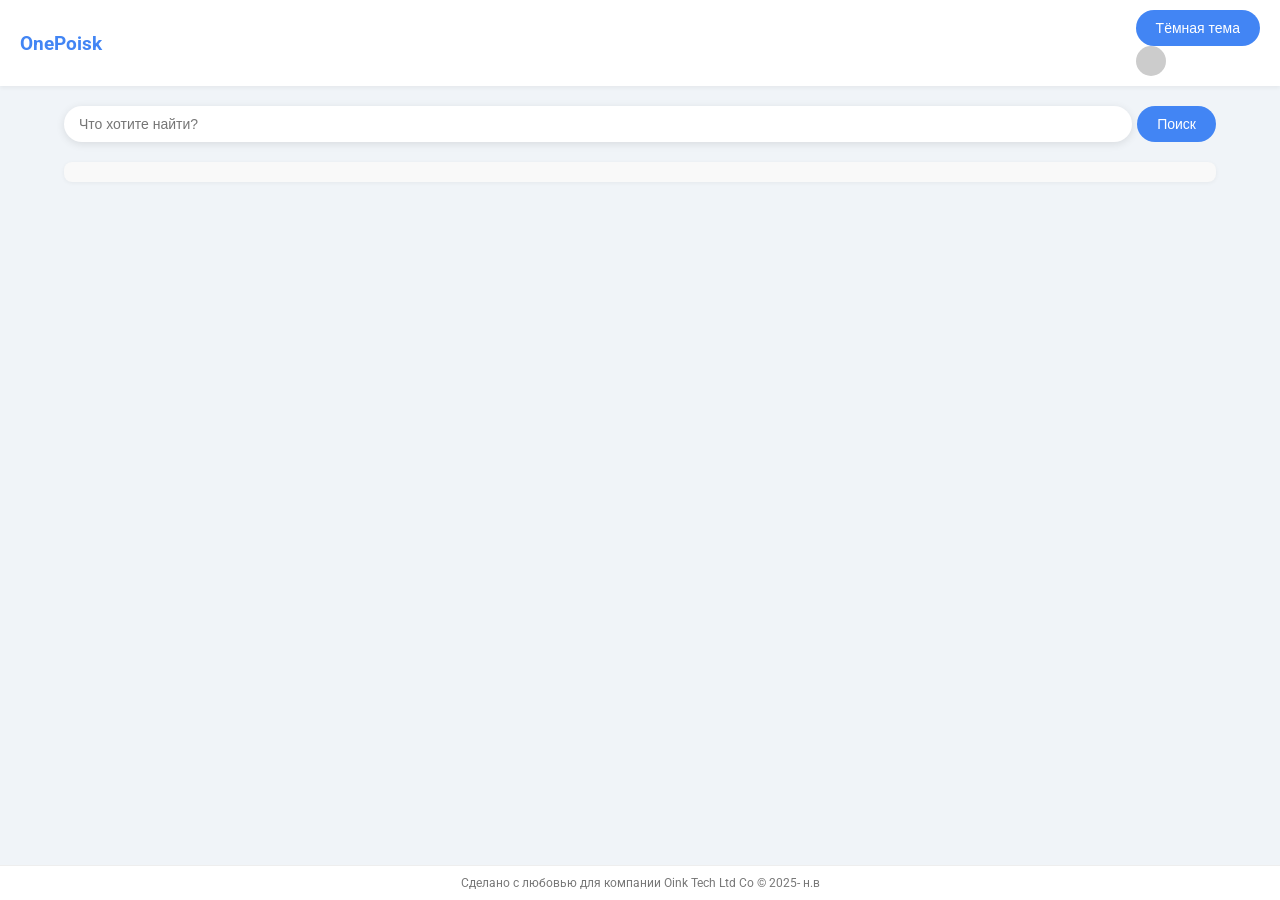
<file: OnePoisk/SearchEngine.html>
<!DOCTYPE html>
<html lang="ru">
<head>
    <meta charset="UTF-8">
    <meta name="viewport" content="width=device-width, initial-scale=1.0">
    <title>OnePoisk — найдётся всё!</title>
    <link rel="preconnect" href="https://fonts.googleapis.com">
    <link rel="preconnect" href="https://fonts.gstatic.com" crossorigin>
    <link href="https://fonts.googleapis.com/css2?family=Roboto:wght@400;700&display=swap" rel="stylesheet">
    <style>
        /* Общие стили */
        body {
            font-family: 'Roboto', sans-serif;
            display: flex;
            flex-direction: column;
            align-items: center;
            justify-content: flex-start;
            min-height: 100vh;
            margin: 0;
            background-color: #f0f4f8;
            color: #333;
            padding: 0;
            transition: background-color 0.3s ease, color 0.3s ease;
        }

        /* Темная тема */
        body.dark-theme {
            background-color: #121212;
            color: #eee;
        }

        body.dark-theme .header,
        body.dark-theme .footer,
        body.dark-theme .result-item,
        body.dark-theme #wikipedia-result {
            background-color: #212121;
            box-shadow: 0 1px 4px rgba(255, 255, 255, 0.05);
        }

        body.dark-theme .search-bar {
            background-color: #333;
            color: #fff;
            box-shadow: 0 2px 8px rgba(255, 255, 255, 0.1);
        }

        body.dark-theme .search-bar:focus {
            box-shadow: 0 4px 12px rgba(255, 255, 255, 0.15);
        }

        body.dark-theme .footer {
            border-top: 1px solid #333;
            color: #bbb;
        }

        body.dark-theme .result-snippet,
        body.dark-theme .result-description,
        body.dark-theme #wikipedia-result {
            color: #ddd;
        }

        /* Шапка сайта */
        .header {
            display: flex;
            justify-content: space-between;
            align-items: center;
            width: 100%;
            padding: 10px;
            background-color: #fff;
            box-shadow: 0 2px 4px rgba(0, 0, 0, 0.05);
            box-sizing: border-box;
            transition: background-color 0.3s ease, box-shadow 0.3s ease;
        }

        .logo {
            font-size: 1.2em;
            font-weight: 700;
            color: #4285f4;
            margin-left: 10px;
        }

        .avatar {
            width: 30px;
            height: 30px;
            border-radius: 50%;
            background-color: #ccc;
            margin-right: 10px;
            cursor: pointer;
            display: flex;
            align-items: center;
            justify-content: center;
            color: #fff;
            font-weight: bold;
            font-size: 0.8em;
        }

        /* Поисковая строка */
        .search-container {
            display: flex;
            align-items: center;
            margin-top: 20px;
            width: 90%;
            box-sizing: border-box;
        }

        .search-bar {
            width: 100%;
            padding: 10px 15px;
            border: none;
            border-radius: 20px;
            font-size: 14px;
            outline: none;
            box-shadow: 0 2px 8px rgba(0, 0, 0, 0.1);
            transition: box-shadow 0.3s ease, background-color 0.3s ease, color 0.3s ease;
            box-sizing: border-box;
        }

        .search-bar:focus {
            box-shadow: 0 4px 12px rgba(0, 0, 0, 0.15);
        }

        .search-button {
            background-color: #4285f4;
            color: white;
            border: none;
            border-radius: 20px;
            padding: 10px 20px;
            font-size: 14px;
            cursor: pointer;
            margin-left: 5px;
            transition: background-color 0.3s ease;
        }

        .search-button:hover {
            background-color: #357ae8;
        }

        /* Результаты поиска */
        #search-results {
            width: 90%;
            margin-top: 20px;
            text-align: left;
            box-sizing: border-box;
        }

        .result-item {
            margin-bottom: 15px;
            padding: 10px;
            border-radius: 8px;
            background-color: #fff;
            box-shadow: 0 1px 4px rgba(0, 0, 0, 0.05);
            display: flex;
            align-items: center;
            transition: background-color 0.3s ease, box-shadow 0.3s ease;
        }

        .result-icon {
            width: 24px;
            height: 24px;
            margin-right: 10px;
            border-radius: 4px;
            overflow: hidden;
            flex-shrink: 0;
        }

        .result-icon img {
            width: 100%;
            height: 100%;
            object-fit: cover;
        }

        .result-content {
            flex-grow: 1;
        }

        .result-title {
            font-size: 1em;
            font-weight: 600;
            margin-bottom: 3px;
        }

        .result-link {
            color: #1a73e8;
            text-decoration: none;
            transition: color 0.3s ease;
        }

        .result-link:hover {
            text-decoration: underline;
            color: #3367d6;
        }

        .result-snippet {
            color: #444;
            font-size: 0.8em;
            line-height: 1.3;
            transition: color 0.3s ease;
        }

        .result-description {
            color: #666;
            font-size: 0.75em;
            line-height: 1.4;
            margin-top: 5px;
            transition: color 0.3s ease;
        }

        /* Подвал */
        .footer {
            margin-top: auto;
            width: 100%;
            background-color: #fff;
            padding: 10px;
            text-align: center;
            font-size: 0.75em;
            color: #777;
            border-top: 1px solid #eee;
            box-sizing: border-box;
            transition: background-color 0.3s ease, color 0.3s ease, border-color 0.3s ease;
        }

        /* Стили для Википедии */
        #wikipedia-result {
            width: 90%;
            margin-top: 20px;
            padding: 10px;
            border-radius: 8px;
            background-color: #f9f9f9;
            box-shadow: 0 1px 4px rgba(0, 0, 0, 0.05);
            text-align: left;
            font-size: 0.9em;
            color: #333;
            line-height: 1.5;
            margin-bottom: 15px;
            box-sizing: border-box;
            transition: background-color 0.3s ease, box-shadow 0.3s ease, color 0.3s ease;
        }

        #wikipedia-result h2 {
            margin-top: 0;
            font-size: 1.2em;
            font-weight: bold;
        }

        #wikipedia-result a {
            color: #1a73e8;
            text-decoration: none;
        }

        #wikipedia-result a:hover {
            text-decoration: underline;
        }

        /* Стили для кнопки переключения темы */
        .theme-toggle {
            background-color: #4285f4;
            color: white;
            border: none;
            border-radius: 20px;
            padding: 10px 20px;
            font-size: 14px;
            cursor: pointer;
            transition: background-color 0.3s ease;
            margin-right: 10px;
        }

        .theme-toggle:hover {
            background-color: #357ae8;
        }

        /* Стили для изображений и видео */
        .result-image {
            width: 100%;
            margin: 10px 0;
            border-radius: 8px;
            overflow: hidden;
            box-shadow: 0 2px 4px rgba(0, 0, 0, 0.1);
        }

        .result-image img {
            width: 100%;
            height: auto;
            object-fit: cover;
            transition: transform 0.3s ease;
        }

        .result-image img:hover {
            transform: scale(1.02);
        }

        .result-video {
            width: 100%;
            margin: 10px 0;
            border-radius: 8px;
            overflow: hidden;
            box-shadow: 0 2px 4px rgba(0, 0, 0, 0.1);
        }

        .result-video video {
            width: 100%;
            height: auto;
            border-radius: 8px;
        }

        .media-source {
            font-size: 0.75em;
            color: #666;
            margin-top: 5px;
        }

        body.dark-theme .media-source {
            color: #bbb;
        }

        .media-title {
            font-weight: 600;
            margin-bottom: 5px;
        }
    </style>
</head>
<body>

    <header class="header">
        <div class="logo">OnePoisk</div>
        <div>
            <button id="theme-toggle" class="theme-toggle">Тёмная тема</button>
            <div class="avatar"></div>
        </div>
    </header>

    <div class="search-container">
        <input type="text" id="search-input" class="search-bar" placeholder="Что хотите найти?">
        <button id="search-button" class="search-button">Поиск</button>
    </div>

    <div id="wikipedia-result">
        <!-- Результат из Википедии будет отображаться здесь -->
        <section id="article-container">
            <!-- Здесь будет отображаться статья -->
        </section>
    </div>

    <div id="search-results">
        <!-- Результаты поиска будут отображаться здесь -->
    </div>
    <footer class="footer">
        Сделано с любовью для компании Oink Tech Ltd Co © 2025- н.в
    </footer>
    <script>
        document.addEventListener('DOMContentLoaded', () => {
            const searchInput = document.getElementById('search-input');
            const searchButton = document.getElementById('search-button');
            const articleContainer = document.getElementById('article-container');

            searchButton.addEventListener('click', () => {
                const searchTerm = searchInput.value;
                if (searchTerm) {
                    searchArticle(searchTerm);
                }
            });

            async function searchArticle(searchTerm) {
                articleContainer.innerHTML = "<p></p>"; // Показываем, что идет поиск
                try {
                    await searchWikipedia(searchTerm);
                    await searchRuWiki(searchTerm);
                    await searchNeolurk(searchTerm);
                } catch (error) {
                    console.error("Общая ошибка поиска:", error);
                    articleContainer.innerHTML = "<p>Произошла общая ошибка при поиске.</p>";
                }
            }

            async function searchWikipedia(searchTerm) {
                const wikipediaURL = `https://ru.wikipedia.org/w/api.php?action=query&format=json&origin=*&prop=extracts&titles=${searchTerm}&exintro=1&explaintext=1`;

                try {
                    const response = await fetch(wikipediaURL);
                    if (!response.ok) {
                        throw new Error(`Ошибка Wikipedia API: ${response.status}`);
                    }

                    const data = await response.json();
                    displayArticle(data, "Wikipedia", processWikipediaData);

                } catch (error) {
                    console.error("Ошибка поиска в Wikipedia:", error);
                    //Не отображаем ошибку, а просто пишем в консоль
                }
            }

            async function searchRuWiki(searchTerm) {
                const ruwikiURL = `https://ru.ruwiki.ru/api.php?action=query&format=json&origin=*&prop=extracts&titles=${searchTerm}&exintro=1&explaintext=1`;

                try {
                    const response = await fetch(ruwikiURL);
                    if (!response.ok) {
                        throw new Error(`Ошибка RuWiki API: ${response.status}`);
                    }
                    const data = await response.json();
                    displayArticle(data, "RuWiki", processRuWikiData);
                } catch (error) {
                    console.error("Ошибка поиска в RuWiki:", error);
                    //Не отображаем ошибку, а просто пишем в консоль
                }
            }

            async function searchNeolurk(searchTerm) {
                const neolurkURL = `https://neolurk.org/w/api.php?action=query&format=json&origin=*&prop=extracts&titles=${searchTerm}&exintro=1&explaintext=1`;
                try {
                    const response = await fetch(neolurkURL);
                     if (!response.ok) {
                        throw new Error(`Ошибка Neolurk API: ${response.status}`);
                    }
                    const data = await response.json();
                    displayArticle(data, "Neolurk", processNeolurkData);
                } catch (error) {
                    console.error("Ошибка поиска в Neolurk:", error);
                  //Не отображаем ошибку, а просто пишем в консоль
                }
            }

             function displayArticle(data, source, processData) {
                let articleContent = processData(data);

                if (articleContent) {
                    const infoBox = document.createElement('div');
                    infoBox.classList.add('info-box');
                    infoBox.innerHTML = `<p><b>Источник:</b> ${source}</p>`;
                    articleContainer.innerHTML += infoBox.outerHTML + articleContent;  // Добавляем к уже имеющемуся контенту
                } else {
                    console.log(`Статья не найдена в ${source}`);
                    //Не отображаем сообщение "Статья не найдена", просто пишем в консоль
                }
            }

            function processWikipediaData(data) {
                if (data.query && data.query.pages) {
                    const pages = data.query.pages;
                    const pageId = Object.keys(pages)[0];
                    if (pageId !== "-1" && pages[pageId].extract) {
                        return pages[pageId].extract;
                    }
                }
                return ""; // Статья не найдена
            }

            function processRuWikiData(data) {
              return processWikipediaData(data); // RuWiki имеет схожий формат с Wikipedia
            }

            function processNeolurkData(data) {
                // Формат данных может отличаться, адаптируйте обработку
               return processWikipediaData(data); // Neolurk имеет схожий формат с Wikipedia
            }


        });
    </script>

    <script>
        // Проверка URL параметров для автоматического поиска
        const urlParams = new URLSearchParams(window.location.search);
        const autoQuery = urlParams.get('q');
        
        const searchInput = document.getElementById('search-input');
        const searchButton = document.getElementById('search-button');
        const searchResults = document.getElementById('search-results');
        const wikipediaResultDiv = document.getElementById('wikipedia-result');
        const themeToggle = document.getElementById('theme-toggle');
        const body = document.body;

        const CSE_ID = 'f037a62d8533a420b';
        const WIKIPEDIA_API_ENDPOINT = 'https://ru.wikipedia.org/w/api.php?action=query&format=json&origin=*&prop=extracts&exintro&explaintext&redirects=1&titles=';

        // Функция для переключения темы
        function toggleTheme() {
            body.classList.toggle('dark-theme');
            const isDarkTheme = body.classList.contains('dark-theme');
            themeToggle.textContent = isDarkTheme ? 'Светлая тема' : 'Тёмная тема';
            localStorage.setItem('theme', isDarkTheme ? 'dark' : 'light');
        }

        // Проверяем сохраненную тему при загрузке страницы
        const savedTheme = localStorage.getItem('theme');
        if (savedTheme === 'dark') {
            body.classList.add('dark-theme');
            themeToggle.textContent = 'Светлая тема';
        }

        themeToggle.addEventListener('click', toggleTheme);

        searchButton.addEventListener('click', performSearch);

        searchInput.addEventListener('keypress', function(event) {
            if (event.key === 'Enter') {
                performSearch();
            }
        });

        // Автоматический поиск если есть параметр q в URL
        if (autoQuery) {
            searchInput.value = autoQuery;
            performSearch();
        }

        async function performSearch() {
            const query = searchInput.value;
            if (query) {
                searchResults.innerHTML = '';
                wikipediaResultDiv.innerHTML = '<p>Загрузка...</p>';
                await getWikipediaSummary(query);
                searchGoogle(query);
                searchGoogleImages(query);
                searchGoogleVideos(query);
            }
        }

        function searchGoogle(query) {
            const script = document.createElement('script');
            script.src = `https://www.googleapis.com/customsearch/v1?key=AIzaSyA_VFfEHQ8iQQMuyMya5dbX3oGRLimbE1I&cx=${CSE_ID}&q=${query}&callback=displayWebResults`;
            document.body.appendChild(script);
        }

        function searchGoogleImages(query) {
            const script = document.createElement('script');
            script.src = `https://www.googleapis.com/customsearch/v1?key=AIzaSyA_VFfEHQ8iQQMuyMya5dbX3oGRLimbE1I&cx=${CSE_ID}&q=${query}&searchType=image&callback=displayImageResults`;
            document.body.appendChild(script);
        }

        function searchGoogleVideos(query) {
            const script = document.createElement('script');
            script.src = `https://www.googleapis.com/customsearch/v1?key=AIzaSyA_VFfEHQ8iQQMuyMya5dbX3oGRLimbE1I&cx=${CSE_ID}&q=${query}&searchType=video&callback=displayVideoResults`;
            document.body.appendChild(script);
        }

        window.displayWebResults = function(data) {
            if (data && data.items) {
                data.items.forEach(item => {
                    displayWebResultItem(item);
                });
            } else {
                const noResults = document.createElement('div');
                noResults.textContent = 'Ничего не найдено. Попробуйте позже';
                searchResults.appendChild(noResults);
            }
        }

        window.displayImageResults = function(data) {
            if (data && data.items) {
                data.items.forEach(item => {
                    displayImageResultItem(item);
                });
            }
        }

        window.displayVideoResults = function(data) {
            if (data && data.items) {
                data.items.forEach(item => {
                    displayVideoResultItem(item);
                });
            }
        }

        function displayWebResultItem(item) {
            const resultItem = document.createElement('div');
            resultItem.classList.add('result-item');

            // Создаем контейнер для иконки
            const resultIcon = document.createElement('div');
            resultIcon.classList.add('result-icon');
            const iconImg = document.createElement('img');
            iconImg.src = `https://www.google.com/s2/favicons?domain=${new URL(item.link).hostname}`; // Получаем favicon сайта
            iconImg.alt = "Favicon";
            resultIcon.appendChild(iconImg);
            resultItem.appendChild(resultIcon);

            // Создаем контейнер для текста
            const resultContent = document.createElement('div');
            resultContent.classList.add('result-content');

            const resultTitle = document.createElement('div');
            resultTitle.classList.add('result-title');
            const resultLink = document.createElement('a');
            resultLink.href = item.link;
            resultLink.textContent = item.title;
            resultLink.classList.add('result-link');
            resultLink.target = "_blank";
            resultTitle.appendChild(resultLink);
            resultContent.appendChild(resultTitle);

            const resultSnippet = document.createElement('div');
            resultSnippet.classList.add('result-snippet');
            resultSnippet.textContent = item.snippet;
            resultContent.appendChild(resultSnippet);

            // Добавляем описание сайта (если есть)
            if (item.pagemap && item.pagemap.metatags && item.pagemap.metatags[0]['og:description']) {
                const resultDescription = document.createElement('div');
                resultDescription.classList.add('result-description');
                resultDescription.textContent = item.pagemap.metatags[0]['og:description'];
                resultContent.appendChild(resultDescription);
            }

            resultItem.appendChild(resultContent);
            searchResults.appendChild(resultItem);
        }

        function displayImageResultItem(item) {
            const imageContainer = document.createElement('div');
            imageContainer.classList.add('result-image');
            
            const imageLink = document.createElement('a');
            imageLink.href = item.link;
            imageLink.target = "_blank";
            
            const image = document.createElement('img');
            image.src = item.link;
            image.alt = item.title;
            
            imageLink.appendChild(image);
            imageContainer.appendChild(imageLink);
            
            const imageTitle = document.createElement('div');
            imageTitle.classList.add('media-title');
            imageTitle.textContent = item.title;
            imageContainer.appendChild(imageTitle);
            
            const imageSource = document.createElement('div');
            imageSource.classList.add('media-source');
            imageSource.textContent = new URL(item.image.contextLink).hostname;
            imageContainer.appendChild(imageSource);
            
            searchResults.appendChild(imageContainer);
        }

        function displayVideoResultItem(item) {
            const videoContainer = document.createElement('div');
            videoContainer.classList.add('result-video');
            
            const videoLink = document.createElement('a');
            videoLink.href = item.link;
            videoLink.target = "_blank";
            
            // Для видео используем превью, так как напрямую встроить видео сложно
            const videoThumbnail = document.createElement('img');
            videoThumbnail.src = item.pagemap?.cse_thumbnail?.[0]?.src || '';
            videoThumbnail.alt = item.title;
            videoThumbnail.style.width = '100%';
            
            videoLink.appendChild(videoThumbnail);
            videoContainer.appendChild(videoLink);
            
            const videoTitle = document.createElement('div');
            videoTitle.classList.add('media-title');
            videoTitle.textContent = item.title;
            videoContainer.appendChild(videoTitle);
            
            const videoSource = document.createElement('div');
            videoSource.classList.add('media-source');
            videoSource.textContent = new URL(item.link).hostname;
            videoContainer.appendChild(videoSource);
            
            searchResults.appendChild(videoContainer);
        }

        async function getWikipediaSummary(query) {
            try {
                const response = await fetch(WIKIPEDIA_API_ENDPOINT + encodeURIComponent(query));
                const data = await response.json();

                const pages = data.query.pages;
                const pageId = Object.keys(pages)[0];

                if (pageId !== '-1' && pages[pageId]) {
                    const extract = pages[pageId].extract;
                    wikipediaResultDiv.innerHTML = `<h2>${pages[pageId].title}</h2><p>${extract}</p><a href="https://ru.wikipedia.org/wiki/${encodeURIComponent(pages[pageId].title)}" target="_blank">Подробнее в Википедии</a>`;
                } else {
                    wikipediaResultDiv.innerHTML = '';
                }
            } catch (error) {
                console.error('Ошибка при запросе', error);
                wikipediaResultDiv.innerHTML = '';
            }
        }
    </script>

</body>
</html>
</file>
